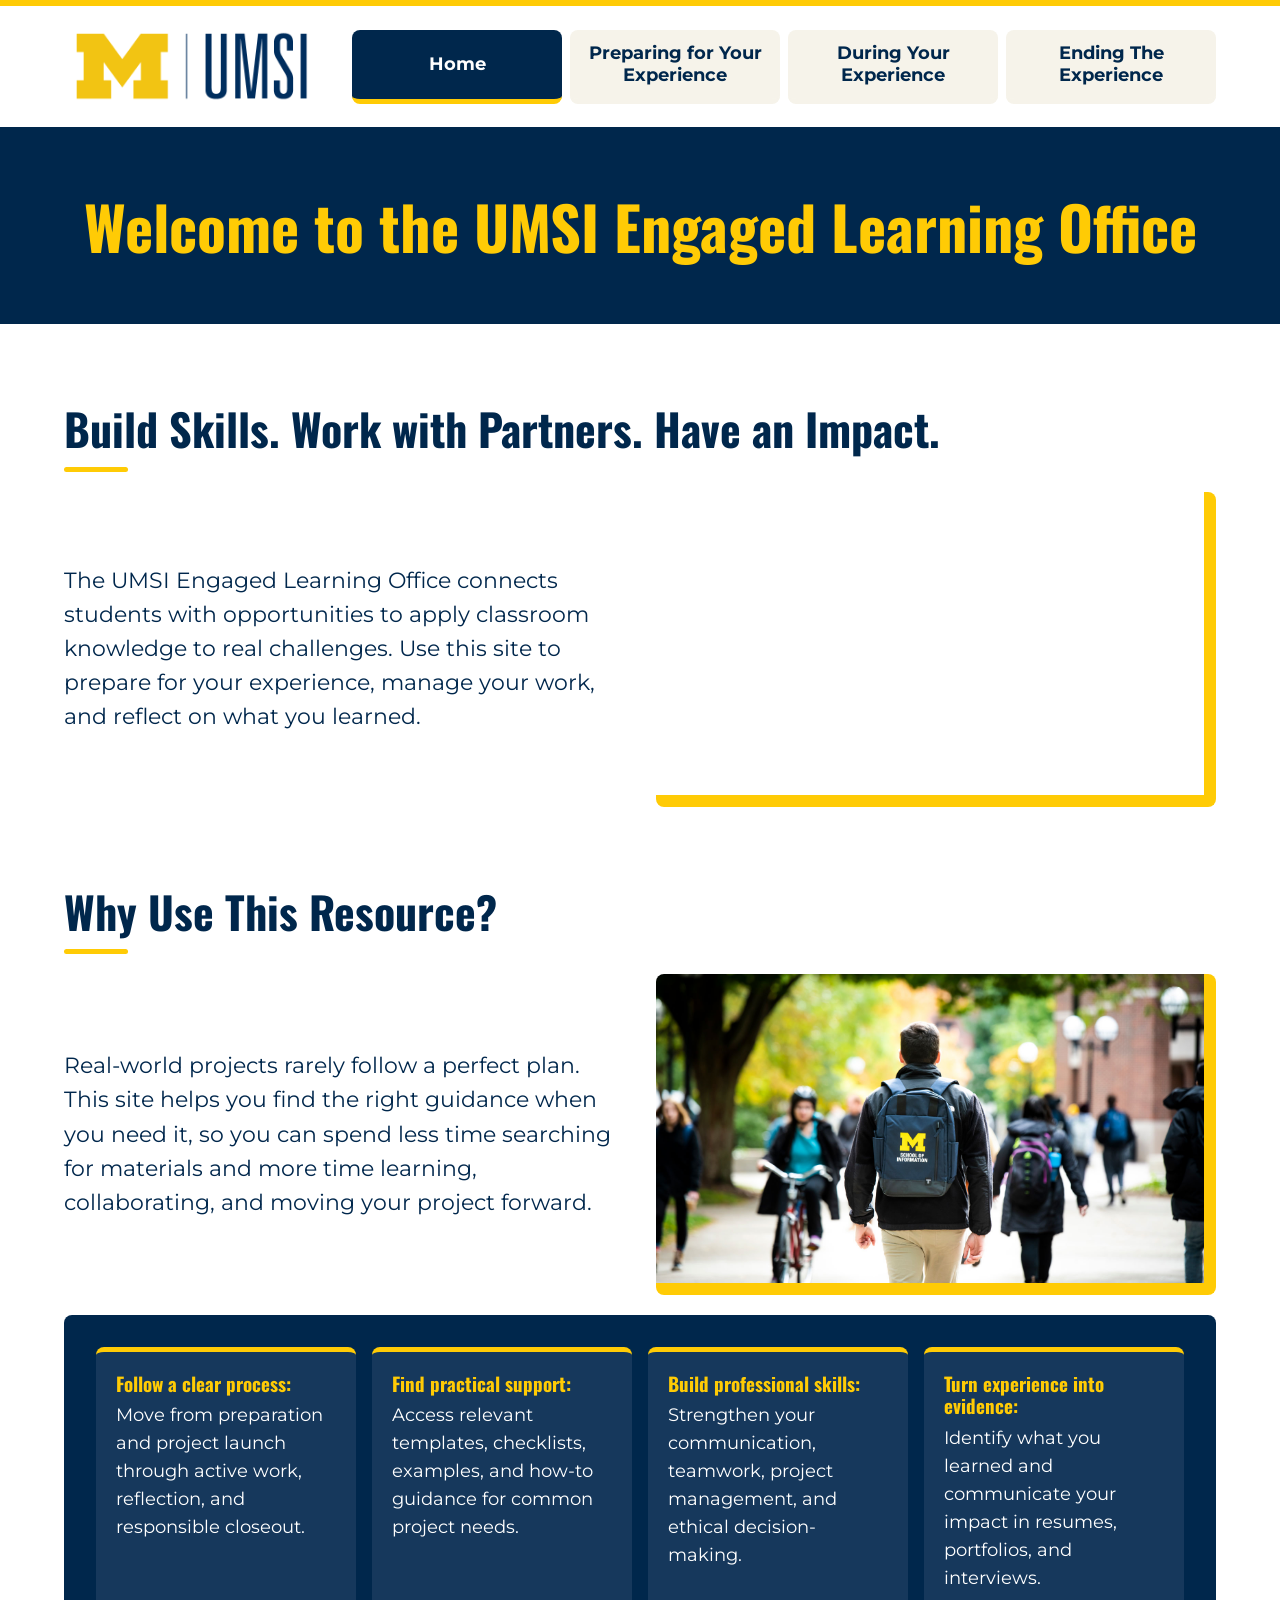
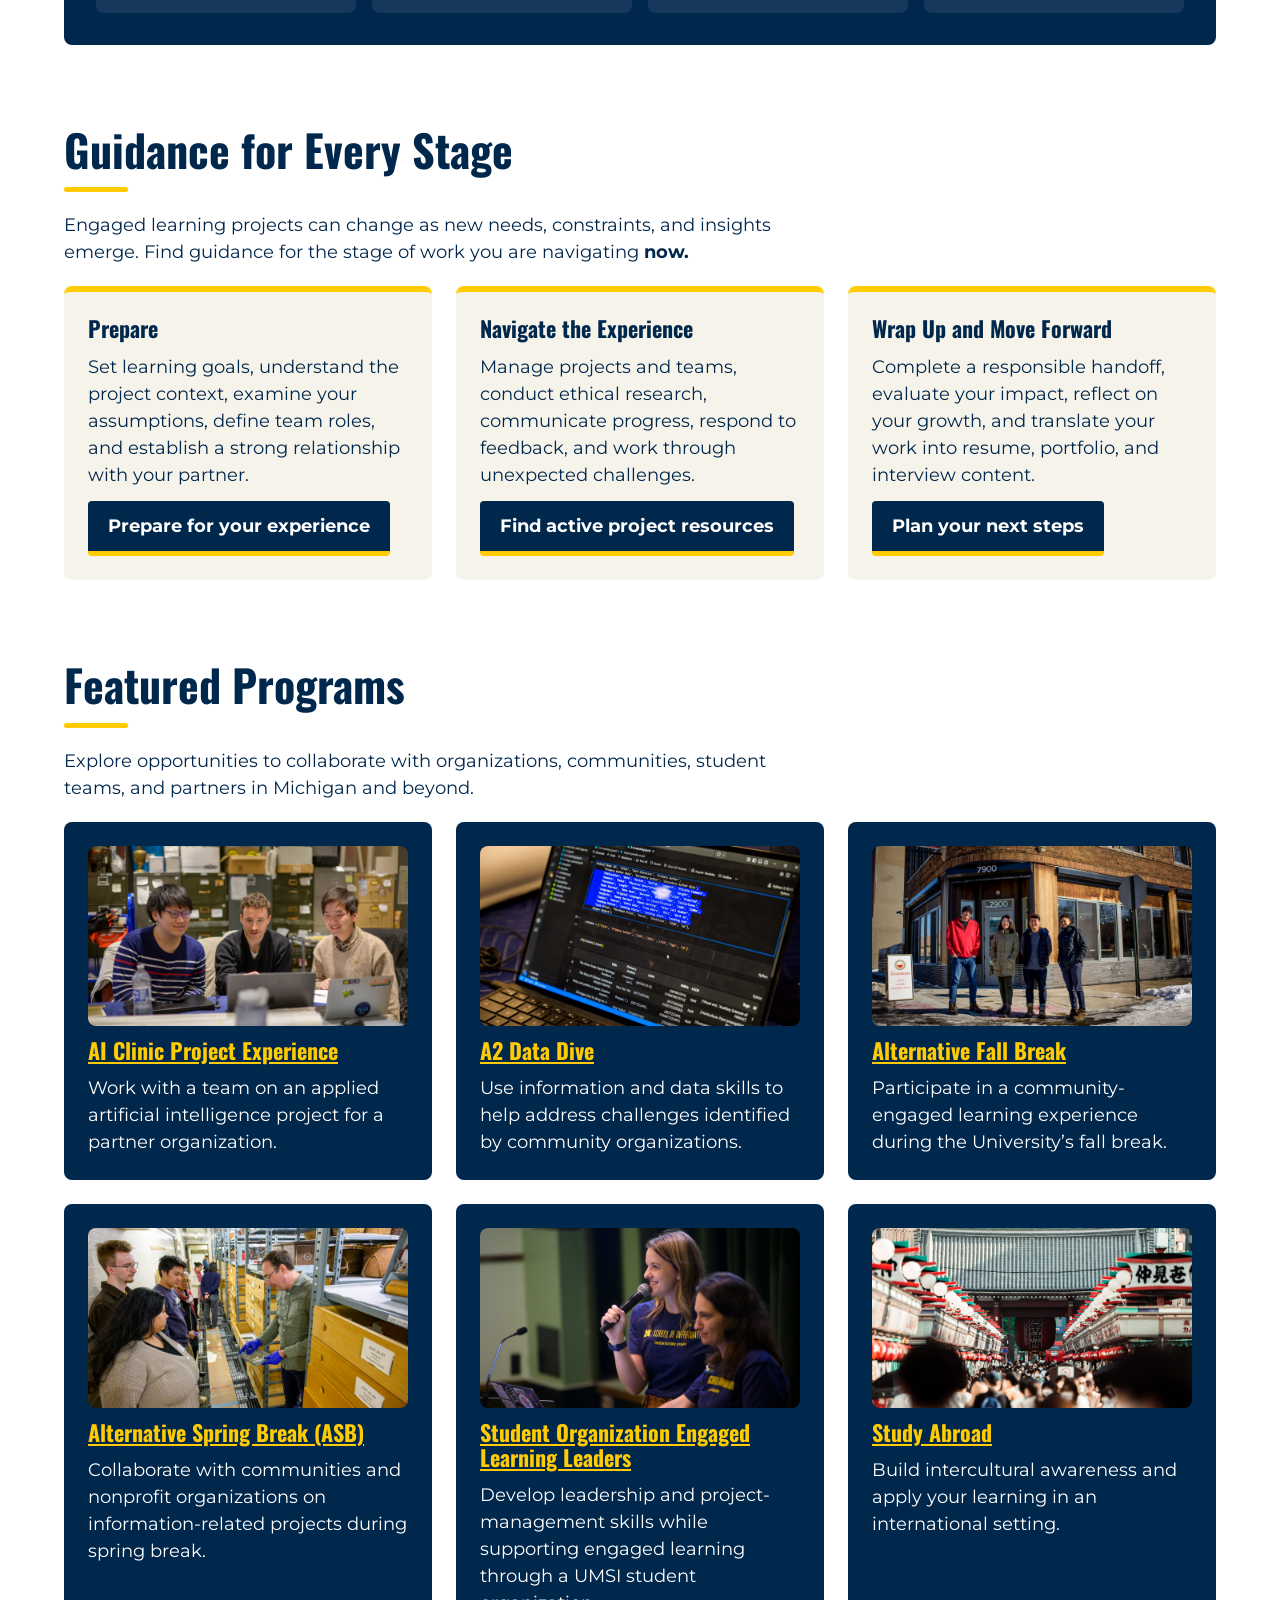
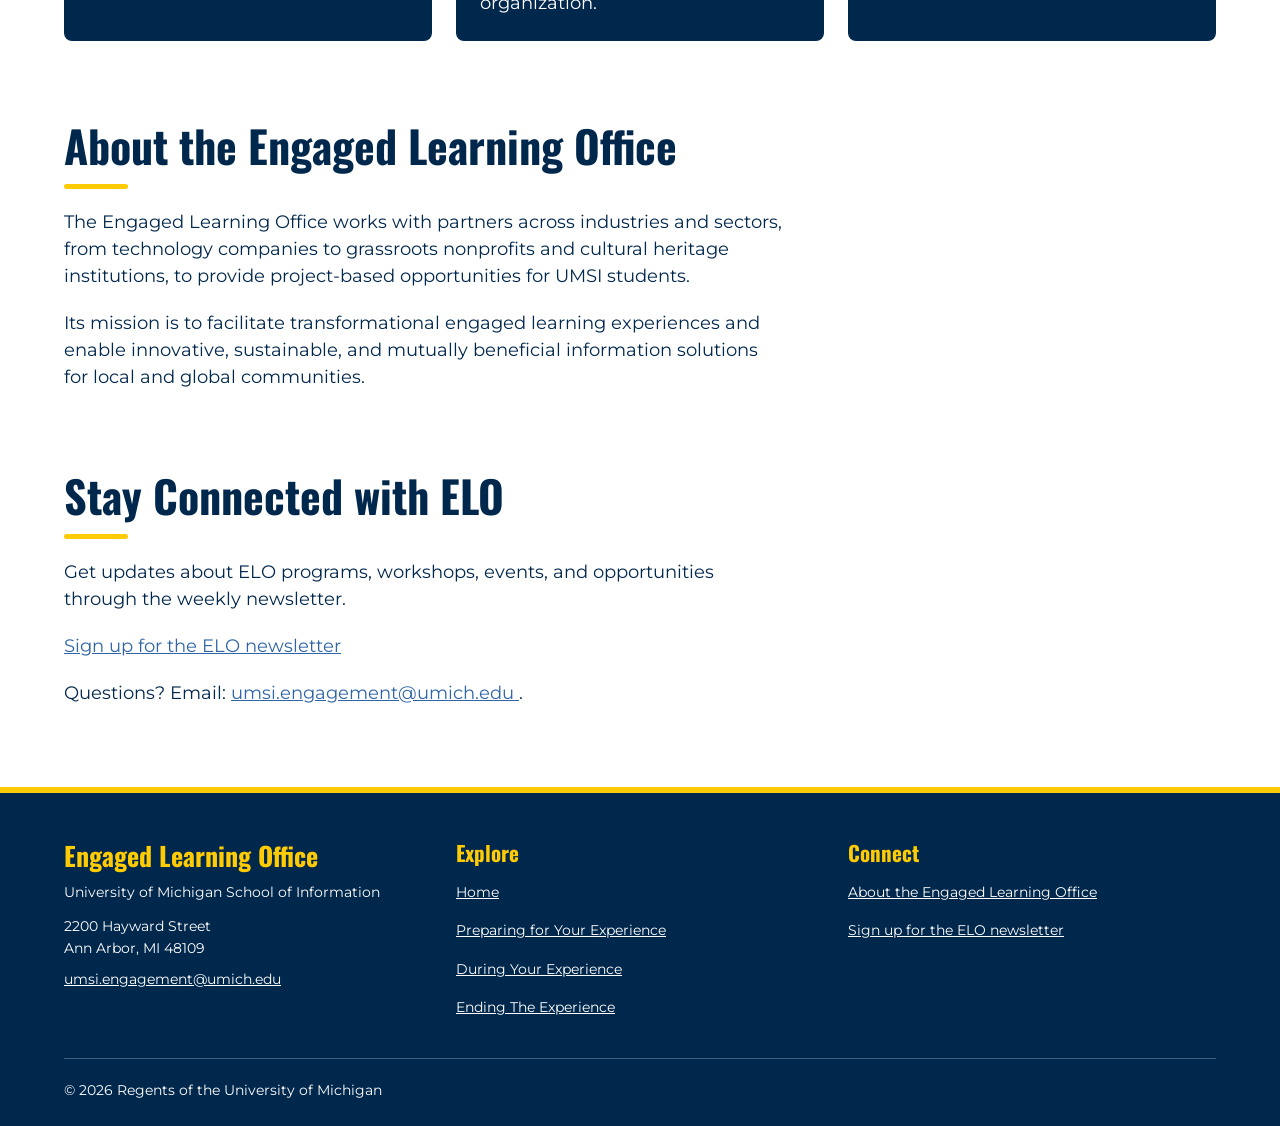
<file: index.html>
<!DOCTYPE html>
<html lang="en">
<head>
    <meta charset="UTF-8">
    <meta name="viewport" content="width=device-width, initial-scale=1.0">
    <title>UMSI Engaged Learning Resources | Index</title>
      <!-- Fonts from the U-M brand list: Montserrat (body) + Oswald (headings) -->
    <link rel="preconnect" href="https://fonts.googleapis.com">
    <link rel="preconnect" href="https://fonts.gstatic.com" crossorigin>
    <link href="https://fonts.googleapis.com/css2?family=Montserrat:wght@400;600;700&family=Oswald:wght@500;700&display=swap" rel="stylesheet">
    <!-- 1) reset css first, 2) my style css second -->
    <link rel="stylesheet" href="css/html5reset.css">
    <link rel="stylesheet" href="css/style.css">
</head>
<body>

    <header>
  <a class="skip" href="#main">Skip to Main Content</a>
        <img src="images/UMSI_signature_informal_maize-blue.png" alt="UMSI Logo">
        <nav>
            <ul>
                <li><a class="current" href="index.html" aria-current="page">Home</a></li>
                <li><a href = "prep.html">Preparing for Your Experience</a></li>
                <li><a href = "during.html">During Your Experience </a></li>
                <li><a href = "end.html">Ending The Experience</a></li>
            </ul>
        </nav>
    <h1>Welcome to the UMSI Engaged Learning Office</h1>

    </header>
    <main id="main">
    <section class="split">
      <h2>Build Skills. Work with Partners. Have an Impact.</h2>
      <p>
       The UMSI Engaged Learning Office connects students with opportunities to apply classroom knowledge to real challenges. Use this site to prepare for your experience, manage your work, and reflect on what you learned.
      </p>

      <iframe width="560" height="315" src="https://www.youtube.com/embed/81ZO9RfIJEQ?si=tBp82YWZMl1u7CVS" title="YouTube video player" allow="accelerometer; autoplay; clipboard-write; encrypted-media; gyroscope; picture-in-picture; web-share" referrerpolicy="strict-origin-when-cross-origin" allowfullscreen></iframe>
         <!-- Note: this iframe might cause an Axe ARIA error - that's not on you that's on YouTube! - (Instructor's note)-->
    </section>

<section class="split">
    <h2>Why Use This Resource?</h2>

    <p>Real-world projects rarely follow a perfect plan. This site helps you find the right guidance when you need it, so you can spend less time searching for materials and more time learning, collaborating, and moving your project forward.
    </p>
        <img src="images/UMSI_CampusFall_UMSIBackpack_edit.jpg" alt="A student wears a UMSI backpack in fall on campus." width="500"
          height="300">
    <ul class="features">
        <li><strong>Follow a clear process:</strong> Move from preparation and project launch through active work, reflection, and responsible closeout.</li>
        <li><strong>Find practical support:</strong> Access relevant templates, checklists, examples, and how-to guidance for common project needs.</li>
        <li><strong>Build professional skills:</strong> Strengthen your communication, teamwork, project management, and ethical decision-making.</li>
        <li><strong>Turn experience into evidence:</strong> Identify what you learned and communicate your impact in resumes, portfolios, and interviews.</li>
    </ul>
</section>

 <section>
    <h2>Guidance for Every Stage</h2>
    <p>Engaged learning projects can change as new needs, constraints, and insights emerge. Find guidance for the stage of work you are navigating <strong>now.</strong></p>
    <ol class="cards cards-3">
    <li>
    <article class="button-card">
      <h3>Prepare</h3>
      <p>Set learning goals, understand the project context, examine your assumptions, define team roles, and establish a strong relationship with your partner.</p>
      <a href="prep.html">Prepare for your experience</a>
    </article>
    </li>
    <li>
    <article class="button-card">
      <h3>Navigate the Experience</h3>
      <p>Manage projects and teams, conduct ethical research, communicate progress, respond to feedback, and work through unexpected challenges.</p>
      <a href="during.html">Find active project resources</a>
    </article>
    </li>
    <li>
    <article class="button-card">
      <h3>Wrap Up and Move Forward</h3>
      <p>Complete a responsible handoff, evaluate your impact, reflect on your growth, and translate your work into resume, portfolio, and interview content.</p>
      <a href="end.html">Plan your next steps</a>
    </article>
    </li>
    </ol>
  </section>

   <section>
    <h2>Featured Programs</h2>
    <p>Explore opportunities to collaborate with organizations, communities, student teams, and partners in Michigan and beyond.</p>
    <ol class="cards">
    <li>
    <article class="photo-card">
    <img
          src="images/UMSI_ASBChineseAmericanMuseumChicago_2026_grouptech.jpg"
          alt="UMSI Students collaborating on laptops at a table"
          width="500"
          height="300">
    <h3><a href="https://mcompass.umich.edu/_portal/tds-program-brochure?programid=12810">AI Clinic Project Experience</a></h3>
    <p>Work with a team on an applied artificial intelligence project for a partner organization.</p>
    </article>
    </li>

    <li>
    <article class="photo-card">
    <img
          src="images/UMSI_ASBChineseAmericanMuseumChicago_2026_edit.jpg"
          alt="Laptop with data and coding"
          width="500"
          height="300">
        <h3><a href="https://mcompass.umich.edu/_portal/tds-program-brochure?programid=12556">A2 Data Dive</a></h3>
    <p>Use information and data skills to help address challenges identified by community organizations.</p>
    </article>
    </li>

    <li>
     <article class="photo-card">
      <img
          src="images/UMSI_Detroit_CUTgroup_groupbuilding_edit.jpg"
          alt="Group of UMSI Students outside of building"
          width="500"
          height="300">
          <h3><a href="https://mcompass.umich.edu/_portal/tds-program-brochure?programid=11297">Alternative Fall Break</a></h3>
      <p>Participate in a community-engaged learning experience during the University’s fall break.</p>
    </article>
    </li>

    <li>
    <article class="photo-card">
      <img
          src="images/UMSI_ASB2026CIRCAPintig_client_group.jpg"
          alt="UMSI Students collaborating with client"
          width="500"
          height="300">
        <h3><a href="https://mcompass.umich.edu/_portal/tds-program-brochure?programid=10621">Alternative Spring Break (ASB)</a></h3>
       <p>Collaborate with communities and nonprofit organizations on information-related projects during spring break.</p>
    </article>
    </li>

    <li>
    <article class="photo-card">
      <img
          src="images/UMSI_Orientation_studentsmic_edit.jpg"
          alt="UMSI Students presenting to an audience"
          width="500"
          height="300">
       <h3><a href="https://mcompass.umich.edu/_portal/tds-program-brochure?programid=12294">Student Organization Engaged Learning Leaders</a></h3>
       <p>Develop leadership and project-management skills while supporting engaged learning through a UMSI student organization.</p>
    </article>
    </li>

    <li>
    <article class="photo-card">
      <img
          src="images/pexels-satoshi-edit.jpg"
          alt="A busy street in Japan"
          width="500"
          height="300">
        <h3><a href="https://www.si.umich.edu/student-life/study-abroad">Study Abroad</a></h3>
      <p>Build intercultural awareness and apply your learning in an international setting. </p>
    </article>
    </li>

    </ol>
   </section>
  <section>
    <h2>About the Engaged Learning Office</h2>
    <p>The Engaged Learning Office works with partners across industries and sectors, from technology companies to grassroots nonprofits and cultural heritage institutions, to provide project-based opportunities for UMSI students.</p>
    <p>Its mission is to facilitate transformational engaged learning experiences and enable innovative, sustainable, and mutually beneficial information solutions for local and global communities.</p>
  </section>
  <aside>
    <h2>Stay Connected with ELO</h2>
    <p>Get updates about ELO programs, workshops, events, and opportunities through the weekly newsletter.</p>
    <div>
       <a href="https://umsi.info/elo-newsletter"> Sign up for the ELO newsletter</a>
    </div>
    <p>Questions? Email: <a href="mailto:umsi.engagement@umich.edu">umsi.engagement@umich.edu </a>.</p>
  </aside>
        <!-- Content taken & modified from UMGPT with the prompt, "Write me a webpage of intro content to help meet the following requirements - this is for the home page": and then pasted in the client objectives & project requirements"
        UMGPT. (2026). UMGPT ( GPT-5.6 Sol September 7th version) [Large language model]. -->
    </main>

<footer>
  <div>
    <p class="footer-name">Engaged Learning Office</p>
    <p>University of Michigan School of Information</p>
    <address>
      2200 Hayward Street<br>
      Ann Arbor, MI 48109<br>
      <a href="mailto:umsi.engagement@umich.edu">umsi.engagement@umich.edu</a>
    </address>
  </div>
  <div>
    <h2>Explore</h2>
    <ul>
      <li><a href="index.html">Home</a></li>
      <li><a href="prep.html">Preparing for Your Experience</a></li>
      <li><a href="during.html">During Your Experience</a></li>
      <li><a href="end.html">Ending The Experience</a></li>
    </ul>
  </div>
  <div>
    <h2>Connect</h2>
    <ul>
      <li><a href="https://www.si.umich.edu/programs/engaged-learning/about-engaged-learning-office">About the Engaged Learning Office</a></li>
      <li><a href="https://umsi.info/elo-newsletter">Sign up for the ELO newsletter</a></li>
    </ul>
  </div>
  <p>&copy; <span id="year">2026</span> Regents of the University of Michigan</p>
</footer>
<script src="footeryear.js"></script>
</body>
</html>
</file>
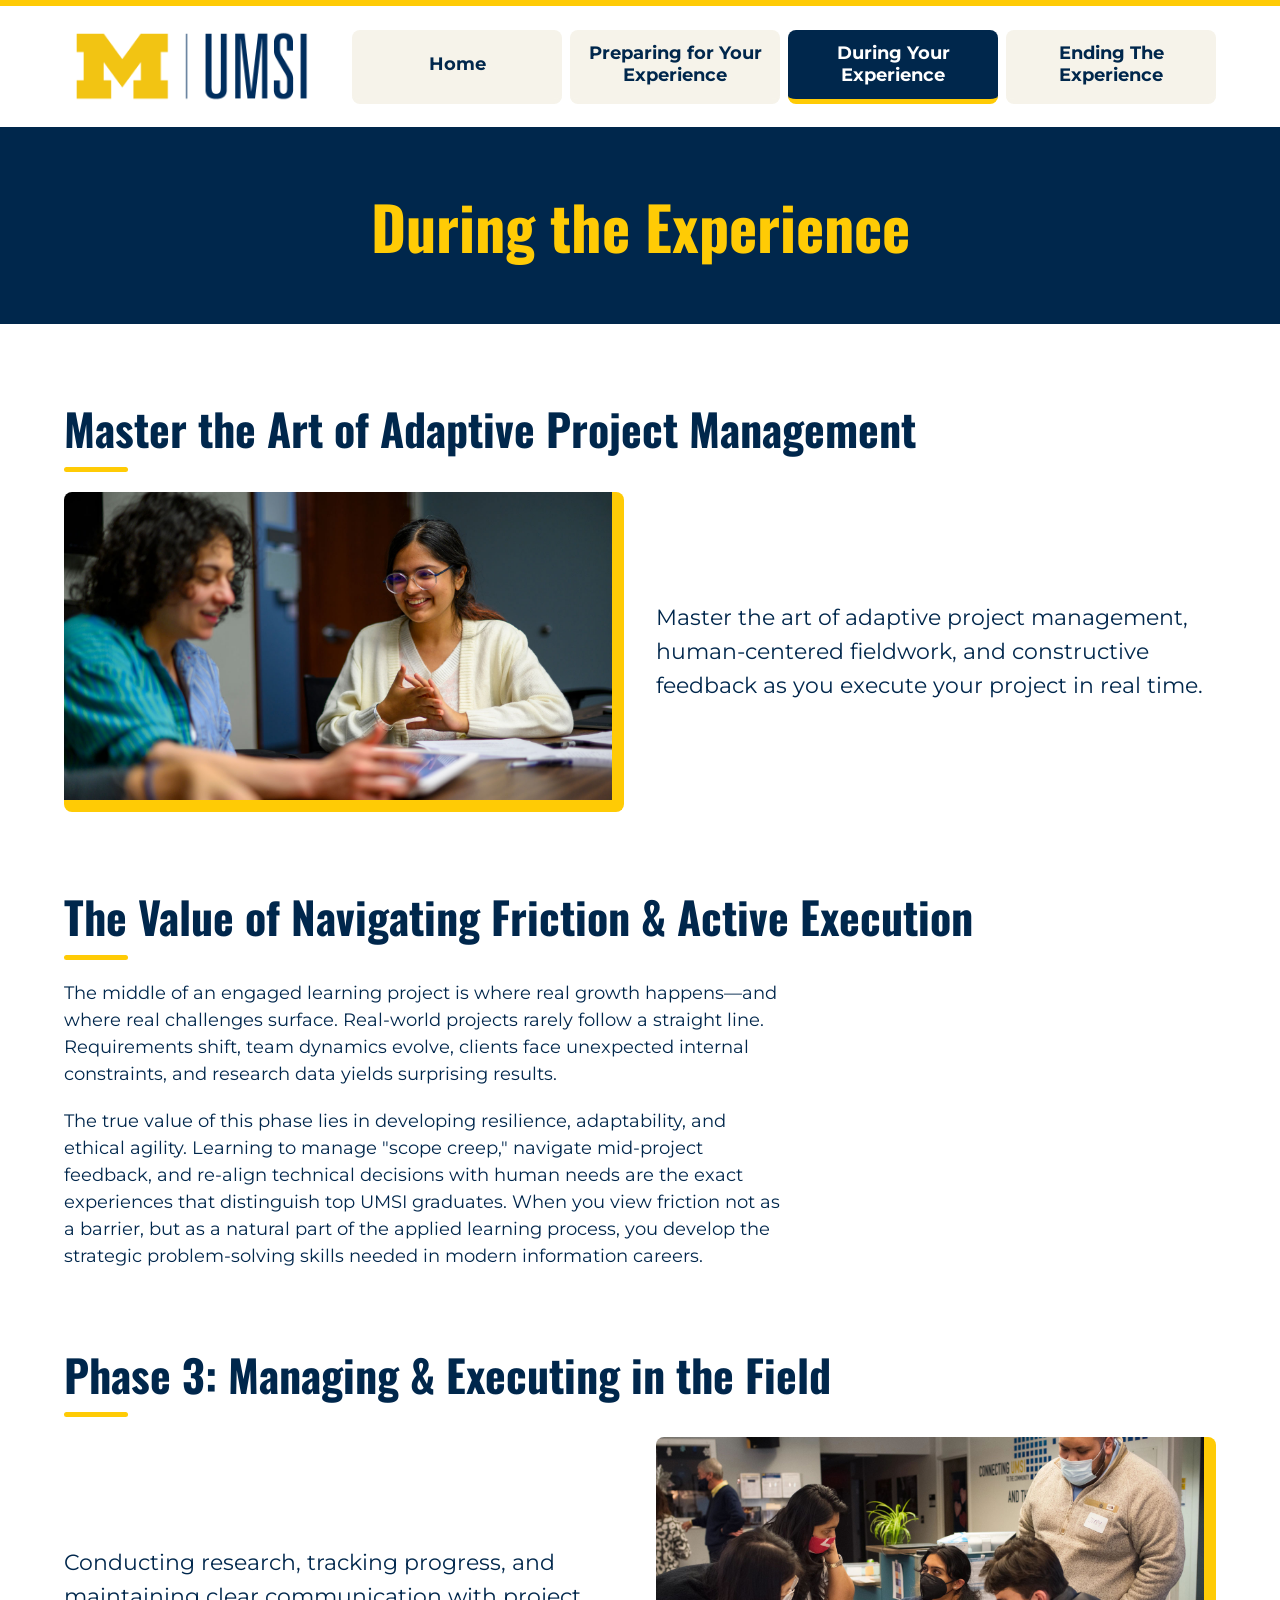
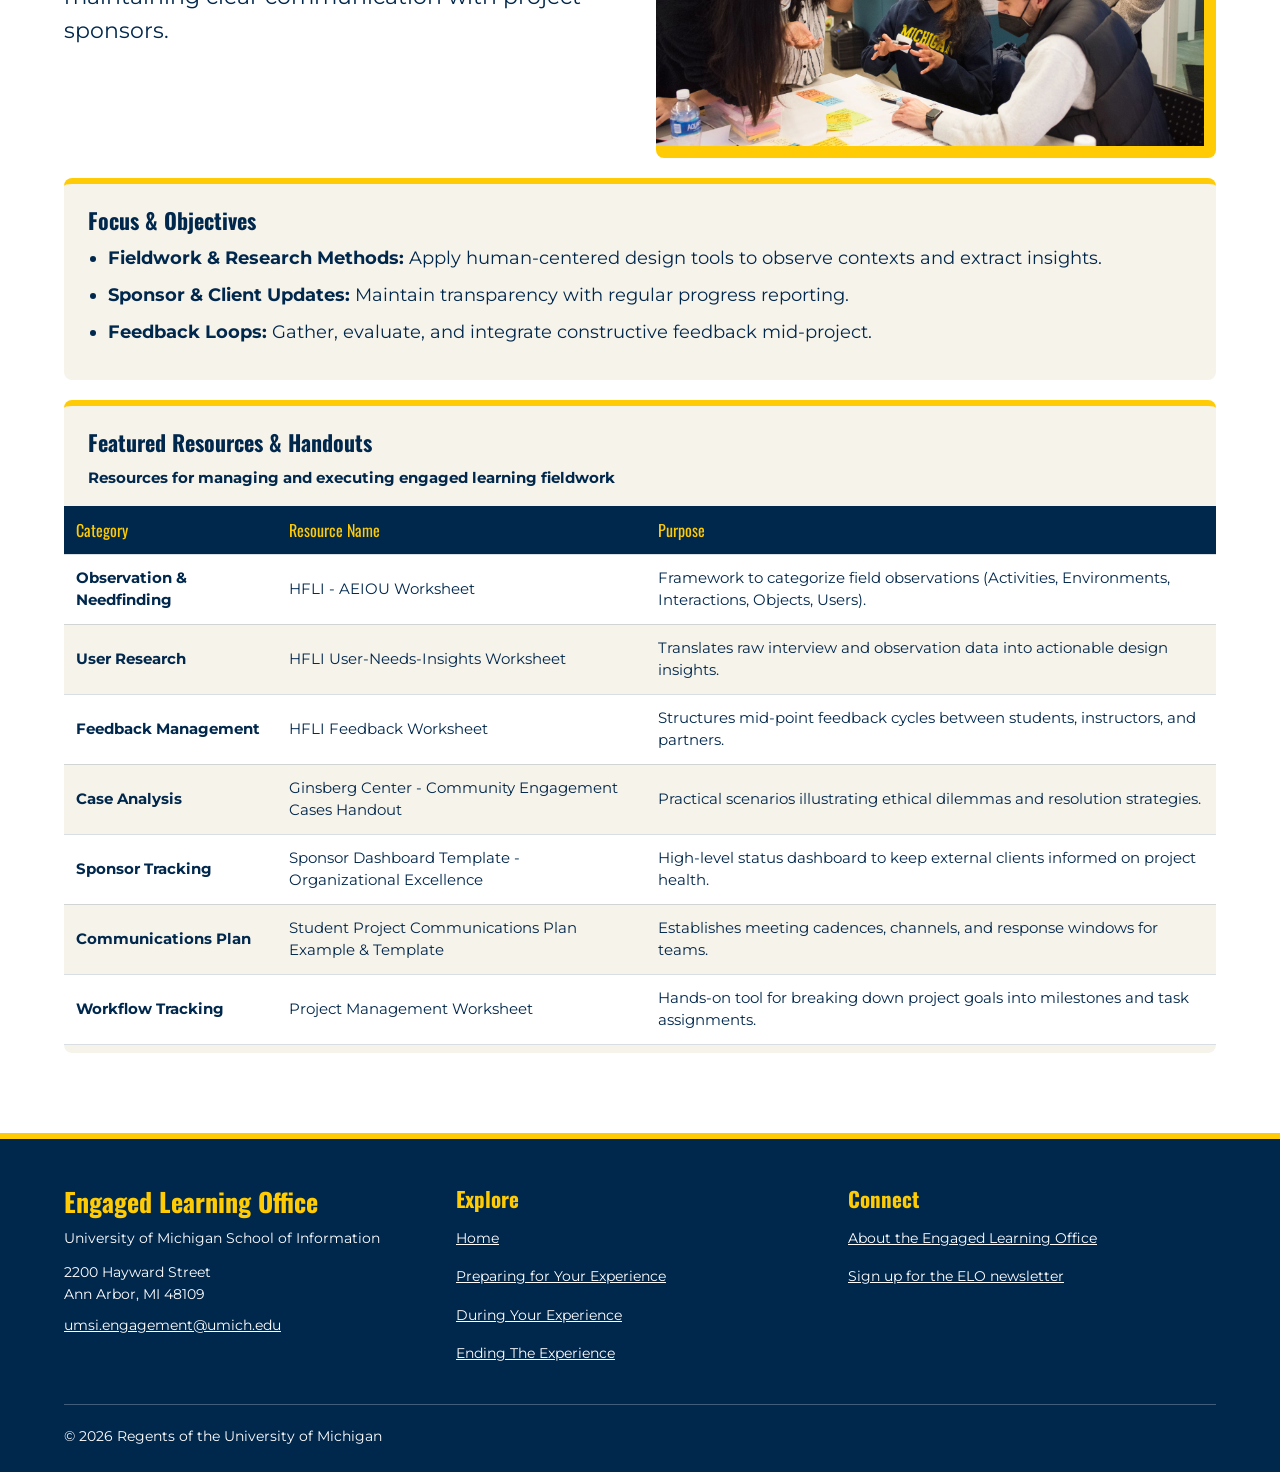
<file: during.html>
<!DOCTYPE html>
<html lang="en">
<head>
    <meta charset="UTF-8">
    <meta name="viewport" content="width=device-width, initial-scale=1.0">
    <title>During | UMSI Engaged Learning Resources</title>
    <!-- Fonts from the U-M brand list: Montserrat (body) + Oswald (headings) -->
    <link rel="preconnect" href="https://fonts.googleapis.com">
    <link rel="preconnect" href="https://fonts.gstatic.com" crossorigin>
    <link href="https://fonts.googleapis.com/css2?family=Montserrat:wght@400;600;700&family=Oswald:wght@500;700&display=swap" rel="stylesheet">

    <!-- 1) reset css first, 2) my style css second -->
    <link rel="stylesheet" href="css/html5reset.css">
    <link rel="stylesheet" href="css/style.css">
</head>
<body>

    <header>

  <a class="skip" href="#main">Skip to Main Content</a>
        <img src="images/UMSI_signature_informal_maize-blue.png" alt="UMSI Logo">
        <nav>
            <ul>
                <li><a href = "index.html">Home</a></li>
                <li><a href = "prep.html">Preparing for Your Experience</a></li>
                <li><a class="current" href="during.html" aria-current="page">During Your Experience</a></li>
                <li><a href = "end.html">Ending The Experience</a></li>
            </ul>
        </nav>
    <h1>During the Experience</h1>
  </header>
<main id="main">

<section class="split">
  <h2>Master the Art of Adaptive Project Management</h2>
            <img
          src="images/UMSI_DearbornCutGroup_edit.jpg"
          alt="Student talking to a client at a table"
          width="600"
          height="400">
  <p>Master the art of adaptive project management, human-centered fieldwork, and constructive feedback as you execute your project in real time.</p>
</section>

<section>
  <h2>The Value of Navigating Friction & Active Execution</h2>
  <p>The middle of an engaged learning project is where real growth happens—and where real challenges surface. Real-world projects rarely follow a straight line. Requirements shift, team dynamics evolve, clients face unexpected internal constraints, and research data yields surprising results.</p>
  <p>The true value of this phase lies in developing resilience, adaptability, and ethical agility. Learning to manage "scope creep," navigate mid-project feedback, and re-align technical decisions with human needs are the exact experiences that distinguish top UMSI graduates. When you view friction not as a barrier, but as a natural part of the applied learning process, you develop the strategic problem-solving skills needed in modern information careers.</p>
</section>

<section class="split">
  <h2><strong>Phase 3: </strong> Managing & Executing in the Field</h2>
  <p>Conducting research, tracking progress, and maintaining clear communication with project sponsors.</p>
            <img
          src="images/UMSI_DesignJam_02142022_edit.jpg"
          alt="Student talking in group"
          width="600"
          height="400">
  <article class="wide">
    <h3>Focus & Objectives</h3>
    <ul>
      <li><strong>Fieldwork & Research Methods:</strong> Apply human-centered design tools to observe contexts and extract insights.</li>
      <li><strong>Sponsor & Client Updates:</strong> Maintain transparency with regular progress reporting.</li>
      <li><strong>Feedback Loops:</strong> Gather, evaluate, and integrate constructive feedback mid-project.</li>
    </ul>
  </article>

  <article class="table-card wide" tabindex="0" aria-labelledby="resources-heading">
  <h3 id="resources-heading">Featured Resources & Handouts</h3>
    <table>
      <caption> <strong> Resources for managing and executing engaged learning fieldwork</strong></caption>
      <thead>
        <tr>
          <th scope="col">Category</th>
          <th scope="col">Resource Name</th>
          <th scope="col">Purpose</th>
        </tr>
      </thead>
      <tbody>
        <tr>
          <td>Observation & Needfinding</td>
          <td>HFLI - AEIOU Worksheet</td>
          <td>Framework to categorize field observations (Activities, Environments, Interactions, Objects, Users).</td>
        </tr>
        <tr>
          <td>User Research</td>
          <td>HFLI User-Needs-Insights Worksheet</td>
          <td>Translates raw interview and observation data into actionable design insights.</td>
        </tr>
        <tr>
          <td>Feedback Management</td>
          <td>HFLI Feedback Worksheet</td>
          <td>Structures mid-point feedback cycles between students, instructors, and partners.</td>
        </tr>
        <tr>
          <td>Case Analysis</td>
          <td>Ginsberg Center - Community Engagement Cases Handout</td>
          <td>Practical scenarios illustrating ethical dilemmas and resolution strategies.</td>
        </tr>
        <tr>
          <td>Sponsor Tracking</td>
          <td>Sponsor Dashboard Template - Organizational Excellence</td>
          <td>High-level status dashboard to keep external clients informed on project health.</td>
        </tr>
        <tr>
          <td>Communications Plan</td>
          <td>Student Project Communications Plan Example & Template</td>
          <td>Establishes meeting cadences, channels, and response windows for teams.</td>
        </tr>
        <tr>
          <td>Workflow Tracking</td>
          <td>Project Management Worksheet</td>
          <td>Hands-on tool for breaking down project goals into milestones and task assignments.</td>
        </tr>
      </tbody>
    </table>
  </article>
</section>
</main>

<footer>
  <div>
    <p class="footer-name">Engaged Learning Office</p>
    <p>University of Michigan School of Information</p>
    <address>
      2200 Hayward Street<br>
      Ann Arbor, MI 48109<br>
      <a href="mailto:umsi.engagement@umich.edu">umsi.engagement@umich.edu</a>
    </address>
  </div>
  <div>
    <h2>Explore</h2>
    <ul>
      <li><a href="index.html">Home</a></li>
      <li><a href="prep.html">Preparing for Your Experience</a></li>
      <li><a href="during.html">During Your Experience</a></li>
      <li><a href="end.html">Ending The Experience</a></li>
    </ul>
  </div>
  <div>
    <h2>Connect</h2>
    <ul>
      <li><a href="https://www.si.umich.edu/programs/engaged-learning/about-engaged-learning-office">About the Engaged Learning Office</a></li>
      <li><a href="https://umsi.info/elo-newsletter">Sign up for the ELO newsletter</a></li>
    </ul>
  </div>
  <p>&copy; <span id="year">2026</span> Regents of the University of Michigan</p>
</footer>
<script src="footeryear.js"></script>
</body>

</html>
</file>
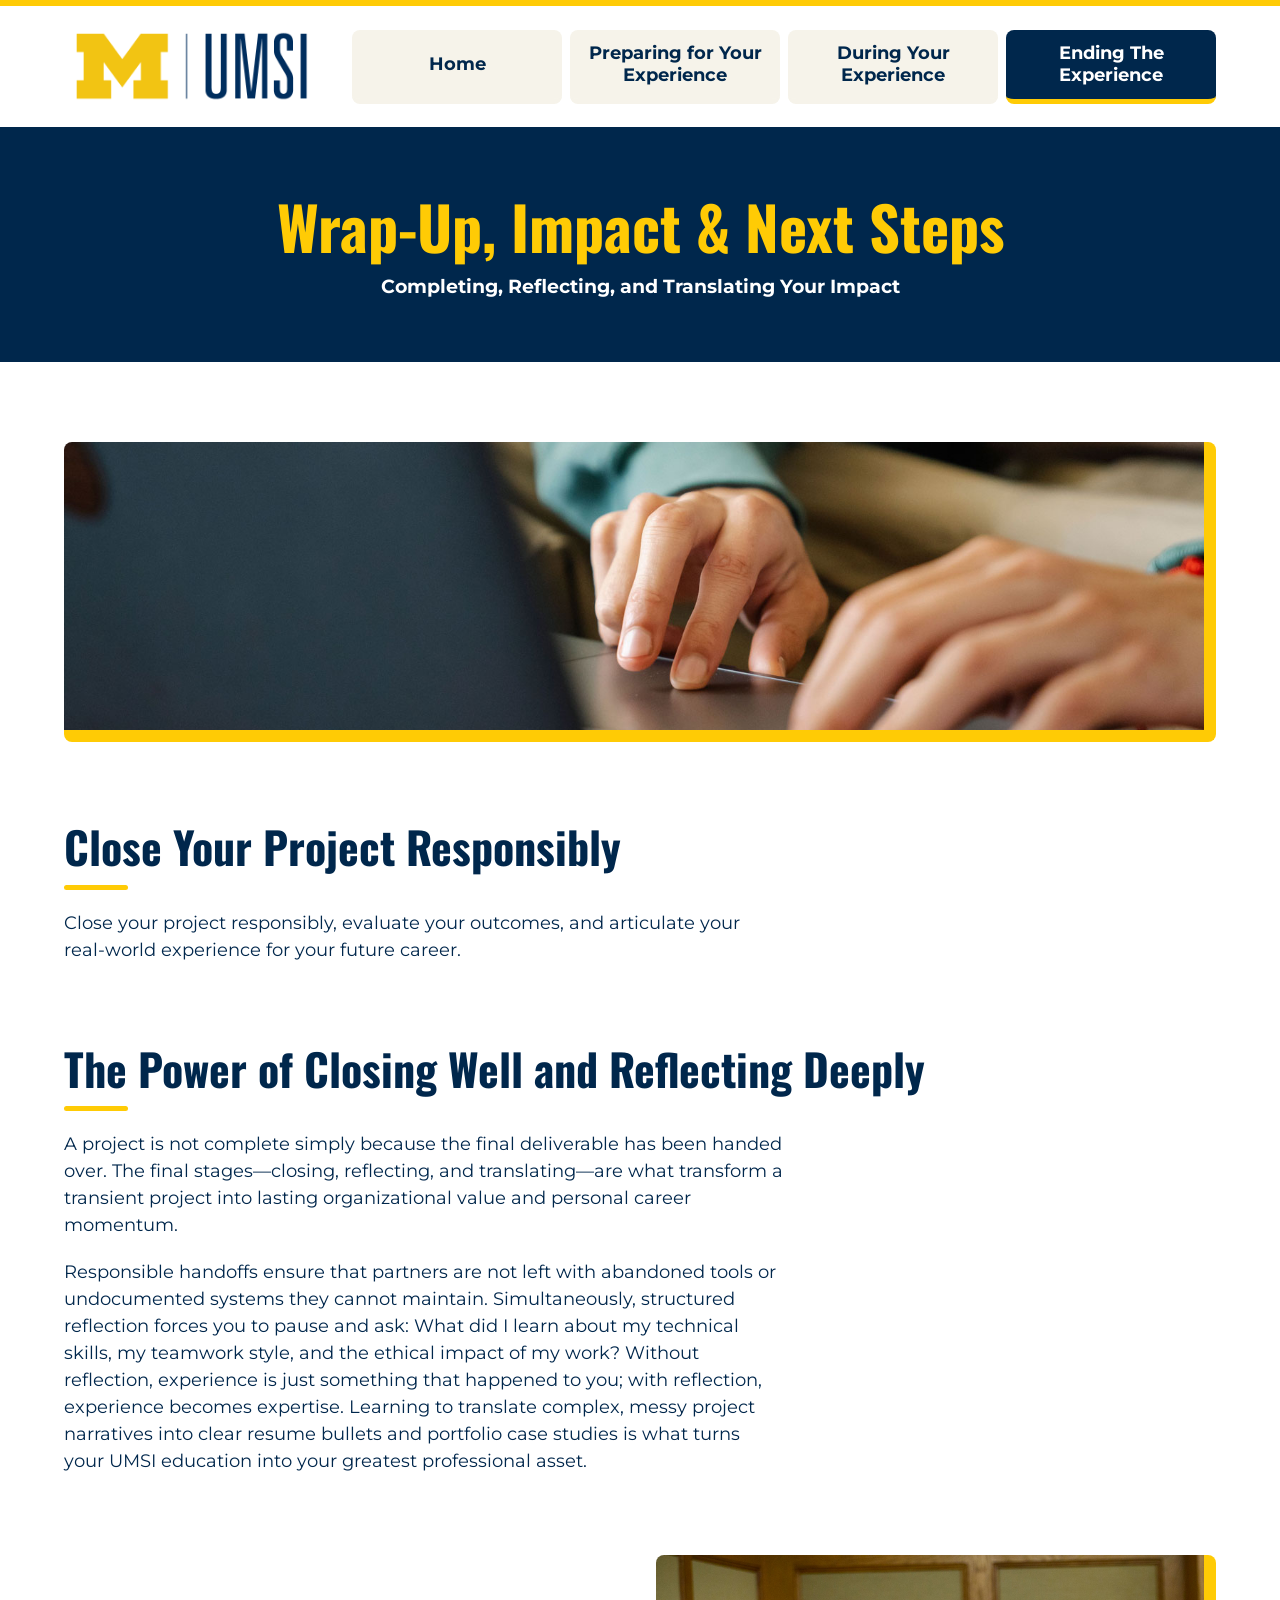
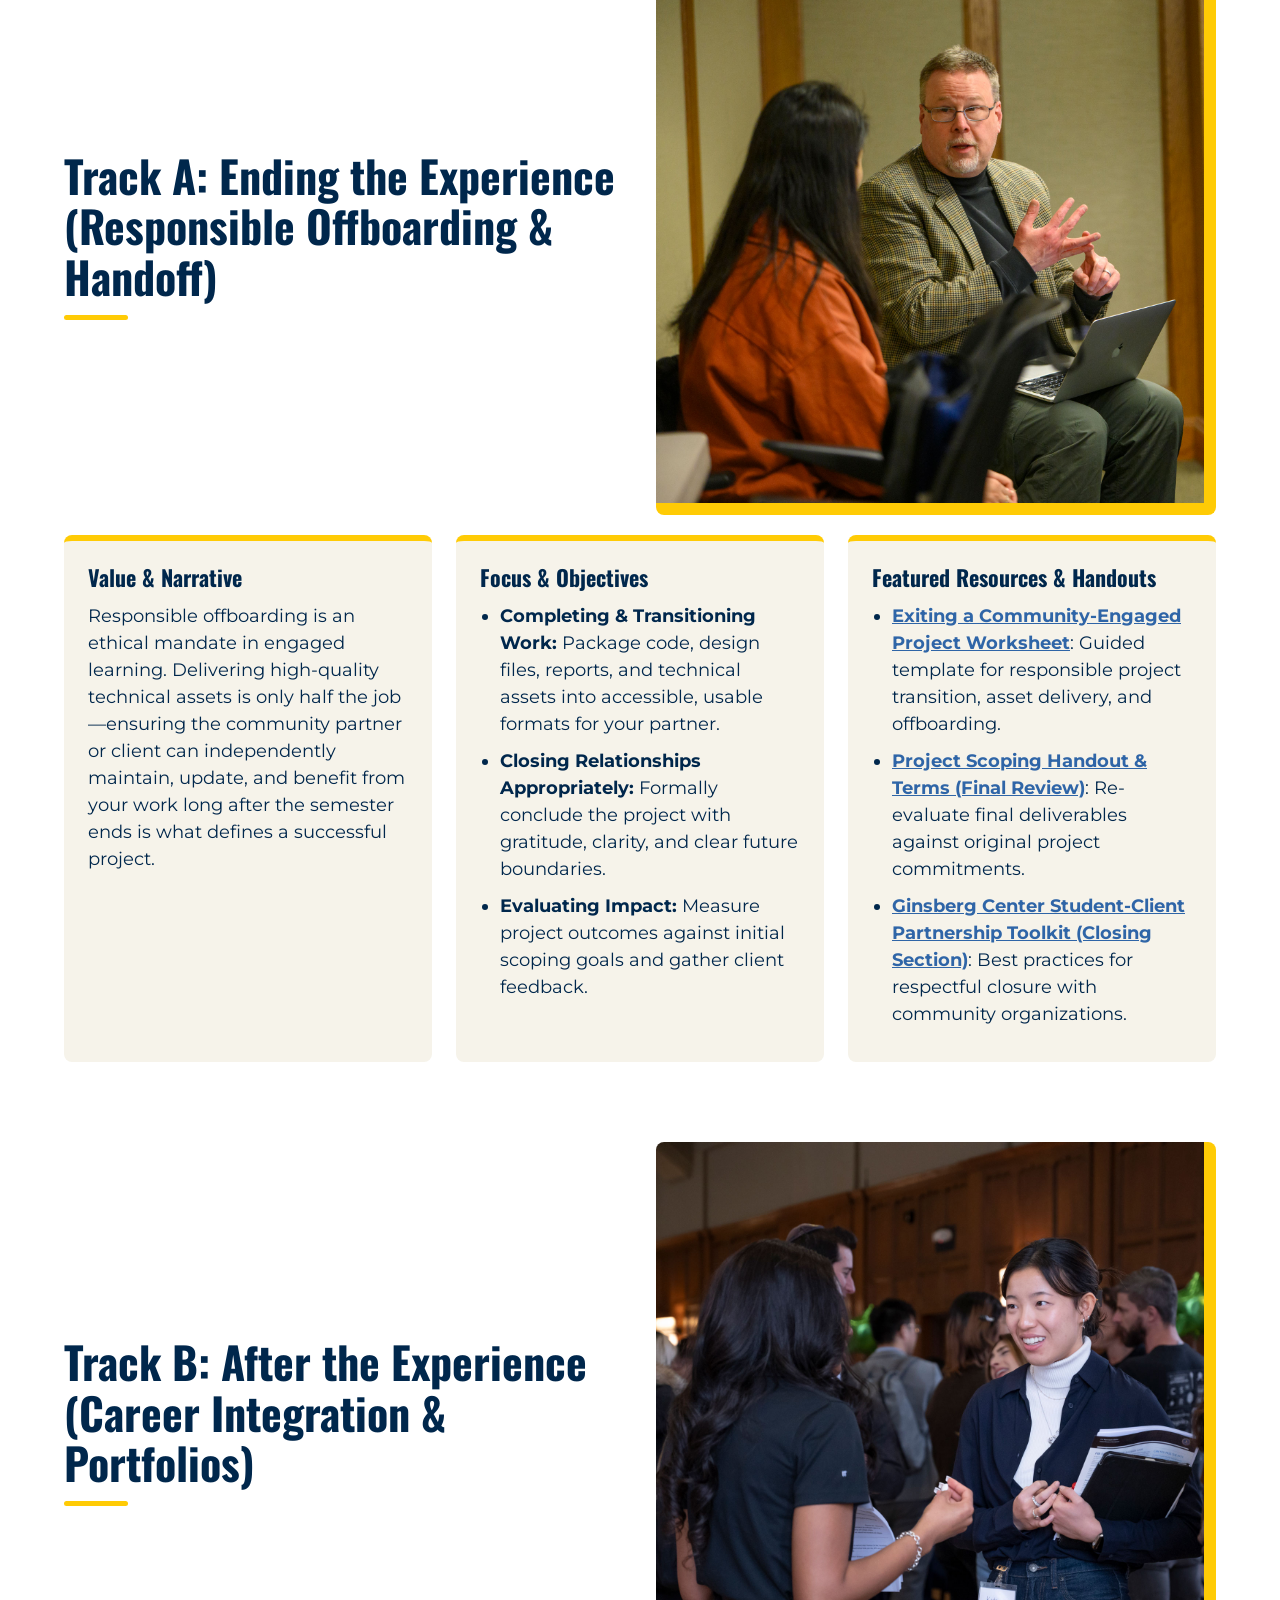
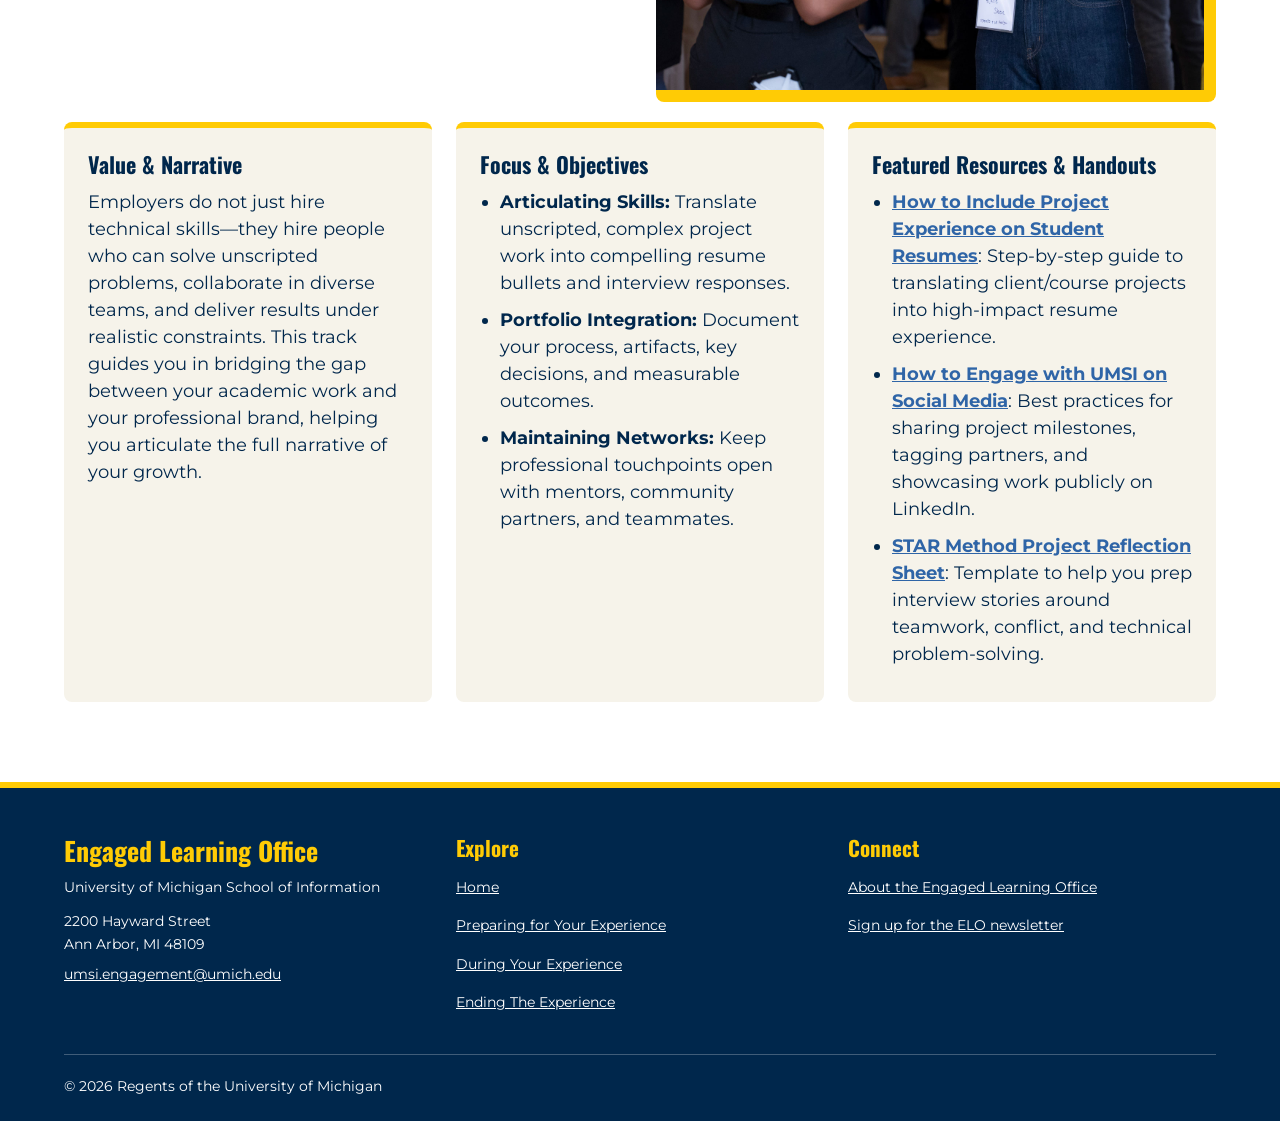
<file: end.html>
<!DOCTYPE html>
<html lang="en">
<head>
    <meta charset="UTF-8">
    <meta name="viewport" content="width=device-width, initial-scale=1.0">
    <title>End | UMSI Engaged Learning Resources</title>
    <!-- Fonts from the U-M brand list: Montserrat (body) + Oswald (headings) -->
    <link rel="preconnect" href="https://fonts.googleapis.com">
    <link rel="preconnect" href="https://fonts.gstatic.com" crossorigin>
    <link href="https://fonts.googleapis.com/css2?family=Montserrat:wght@400;600;700&family=Oswald:wght@500;700&display=swap" rel="stylesheet">

    <!-- Fonts from the U-M brand list: Montserrat (body) + Oswald (headings) -->
    <link rel="stylesheet" href="css/html5reset.css">
    <link rel="stylesheet" href="css/style.css">
</head>
<body>

    <header>

  <a class="skip" href="#main">Skip to Main Content</a>
        <img src="images/UMSI_signature_informal_maize-blue.png" alt="UMSI Logo">
        <nav>
            <ul>
               <li><a href = "index.html">Home</a></li>
                <li><a href = "prep.html">Preparing for Your Experience</a></li>
                <li><a href = "during.html">During Your Experience </a></li>
                <li><a class="current" href="end.html" aria-current="page">Ending The Experience</a></li>
            </ul>
        </nav>
    <h1>Wrap-Up, Impact & Next Steps </h1>
    <h2> Completing, Reflecting, and Translating Your Impact </h2>
  </header>
<main id="main">
        <img class="banner"
          src="images/pexels-eren-li-edit.jpg"
          alt="Person typing on a laptop"
          width="500"
          height="300">
<section>
  <h2>Close Your Project Responsibly</h2>
  <p>Close your project responsibly, evaluate your outcomes, and articulate your real-world experience for your future career.</p>
</section>
<section>
  <h2>The Power of Closing Well and Reflecting Deeply</h2>
  <p>A project is not complete simply because the final deliverable has been handed over. The final stages—closing, reflecting, and translating—are what transform a transient project into lasting organizational value and personal career momentum.</p>
  <p>Responsible handoffs ensure that partners are not left with abandoned tools or undocumented systems they cannot maintain. Simultaneously, structured reflection forces you to pause and ask: What did I learn about my technical skills, my teamwork style, and the ethical impact of my work? Without reflection, experience is just something that happened to you; with reflection, experience becomes expertise. Learning to translate complex, messy project narratives into clear resume bullets and portfolio case studies is what turns your UMSI education into your greatest professional asset.</p>
</section>

<section class="track">
  <h2>Track A: Ending the Experience (Responsible Offboarding & Handoff)</h2>
          <img
          src="images/UMSI_MHIClassroom_Edit.jpg"
          alt="Student talking to Client"
          width="500"
          height="400">
 <ul class="cards cards-3">
  <li>
  <article>
    <h3>Value & Narrative</h3>
    <p>Responsible offboarding is an ethical mandate in engaged learning. Delivering high-quality technical assets is only half the job—ensuring the community partner or client can independently maintain, update, and benefit from your work long after the semester ends is what defines a successful project.</p>
  </article>
  </li>
  <li>
  <article>
    <h3>Focus & Objectives</h3>
    <ul>
      <li><strong>Completing & Transitioning Work:</strong> Package code, design files, reports, and technical assets into accessible, usable formats for your partner.</li>
      <li><strong>Closing Relationships Appropriately:</strong> Formally conclude the project with gratitude, clarity, and clear future boundaries.</li>
      <li><strong>Evaluating Impact:</strong> Measure project outcomes against initial scoping goals and gather client feedback.</li>
    </ul>
  </article>
  </li>
  <li>
  <article>
    <h3>Featured Resources & Handouts</h3>
    <ul>
      <li><strong><a href="https://docs.google.com/document/d/1-gfg_EZ3T8pa3T0a130Qvtpl1bYoLOVEHSNpGHcJtFA/edit?usp=drive_link">Exiting a Community-Engaged Project Worksheet</a></strong>: Guided template for responsible project transition, asset delivery, and offboarding.</li>
      <li><strong><a href="https://docs.google.com/document/d/1TrEDolwmOIlXgYgAP9VvlOGoYOwFfe6KxzZOgZSVYVw/edit?usp=drive_link">Project Scoping Handout & Terms (Final Review)</a></strong>: Re-evaluate final deliverables against original project commitments.</li>
      <li><strong><a href="https://ginsberg.umich.edu/article/campus-community-partnerships-toolkit">Ginsberg Center Student-Client Partnership Toolkit (Closing Section)</a></strong>: Best practices for respectful closure with community organizations.</li>
    </ul>
  </article>
  </li>
  </ul>
</section>

<section class="track">
  <h2>Track B: After the Experience (Career Integration & Portfolios)</h2>
            <img
          src="images/umsi_careerfair.edit.jpg"
          alt="Student talking to Recruiter"
          width="500"
          height="400">
  <ul class="cards cards-3">
    <li>
  <article>
    <h3>Value & Narrative</h3>
    <p>Employers do not just hire technical skills—they hire people who can solve unscripted problems, collaborate in diverse teams, and deliver results under realistic constraints. This track guides you in bridging the gap between your academic work and your professional brand, helping you articulate the full narrative of your growth.</p>
  </article>
  </li>
  <li>
  <article>
    <h3>Focus & Objectives</h3>
    <ul>
      <li><strong>Articulating Skills:</strong> Translate unscripted, complex project work into compelling resume bullets and interview responses.</li>
      <li><strong>Portfolio Integration:</strong> Document your process, artifacts, key decisions, and measurable outcomes.</li>
      <li><strong>Maintaining Networks:</strong> Keep professional touchpoints open with mentors, community partners, and teammates.</li>
    </ul>
  </article>
 </li>
 <li>
  <article>
    <h3>Featured Resources & Handouts</h3>
    <ul>
      <li><strong><a href="https://docs.google.com/document/d/1mjyX6jgqXFrY7SFYaA3J2cTh1ZnHH0FKF5aUKfXzXKo/edit?tab=t.0">How to Include Project Experience on Student Resumes</a></strong>: Step-by-step guide to translating client/course projects into high-impact resume experience.</li>
      <li><strong><a href="https://docs.google.com/document/d/1jwQg_Y4jECLPHqcyOtJtDTK5x-68KstexfPbh6jXHnA/edit?tab=t.0">How to Engage with UMSI on Social Media</a></strong>: Best practices for sharing project milestones, tagging partners, and showcasing work publicly on LinkedIn.</li>
      <li><strong><a href="https://careercenter.umich.edu/content/interviewing-resources">STAR Method Project Reflection Sheet</a></strong>: Template to help you prep interview stories around teamwork, conflict, and technical problem-solving.</li>
    </ul>
  </article>
  </li>
  </ul>
</section>

<!-- Content taken & modified from UMGPT with the prompt, "for the same content write me some intro content and resources for a end page using the ELO content below" - this was after I had asked for content for the home page. " UMGPT. (2026). UMGPT ( GPT-5.6 Sol September 7th version) [Large language model]. -->
</main>
<footer>
  <div>
    <p class="footer-name">Engaged Learning Office</p>
    <p>University of Michigan School of Information</p>
    <address>
      2200 Hayward Street<br>
      Ann Arbor, MI 48109<br>
      <a href="mailto:umsi.engagement@umich.edu">umsi.engagement@umich.edu</a>
    </address>
  </div>
  <div>
    <h2>Explore</h2>
    <ul>
      <li><a href="index.html">Home</a></li>
      <li><a href="prep.html">Preparing for Your Experience</a></li>
      <li><a href="during.html">During Your Experience</a></li>
      <li><a href="end.html">Ending The Experience</a></li>
    </ul>
  </div>
  <div>
    <h2>Connect</h2>
    <ul>
      <li><a href="https://www.si.umich.edu/programs/engaged-learning/about-engaged-learning-office">About the Engaged Learning Office</a></li>
      <li><a href="https://umsi.info/elo-newsletter">Sign up for the ELO newsletter</a></li>
    </ul>
  </div>
  <p>&copy; <span id="year">2026</span> Regents of the University of Michigan</p>
</footer>
<script src="footeryear.js"></script>
</body>

</html>
</file>
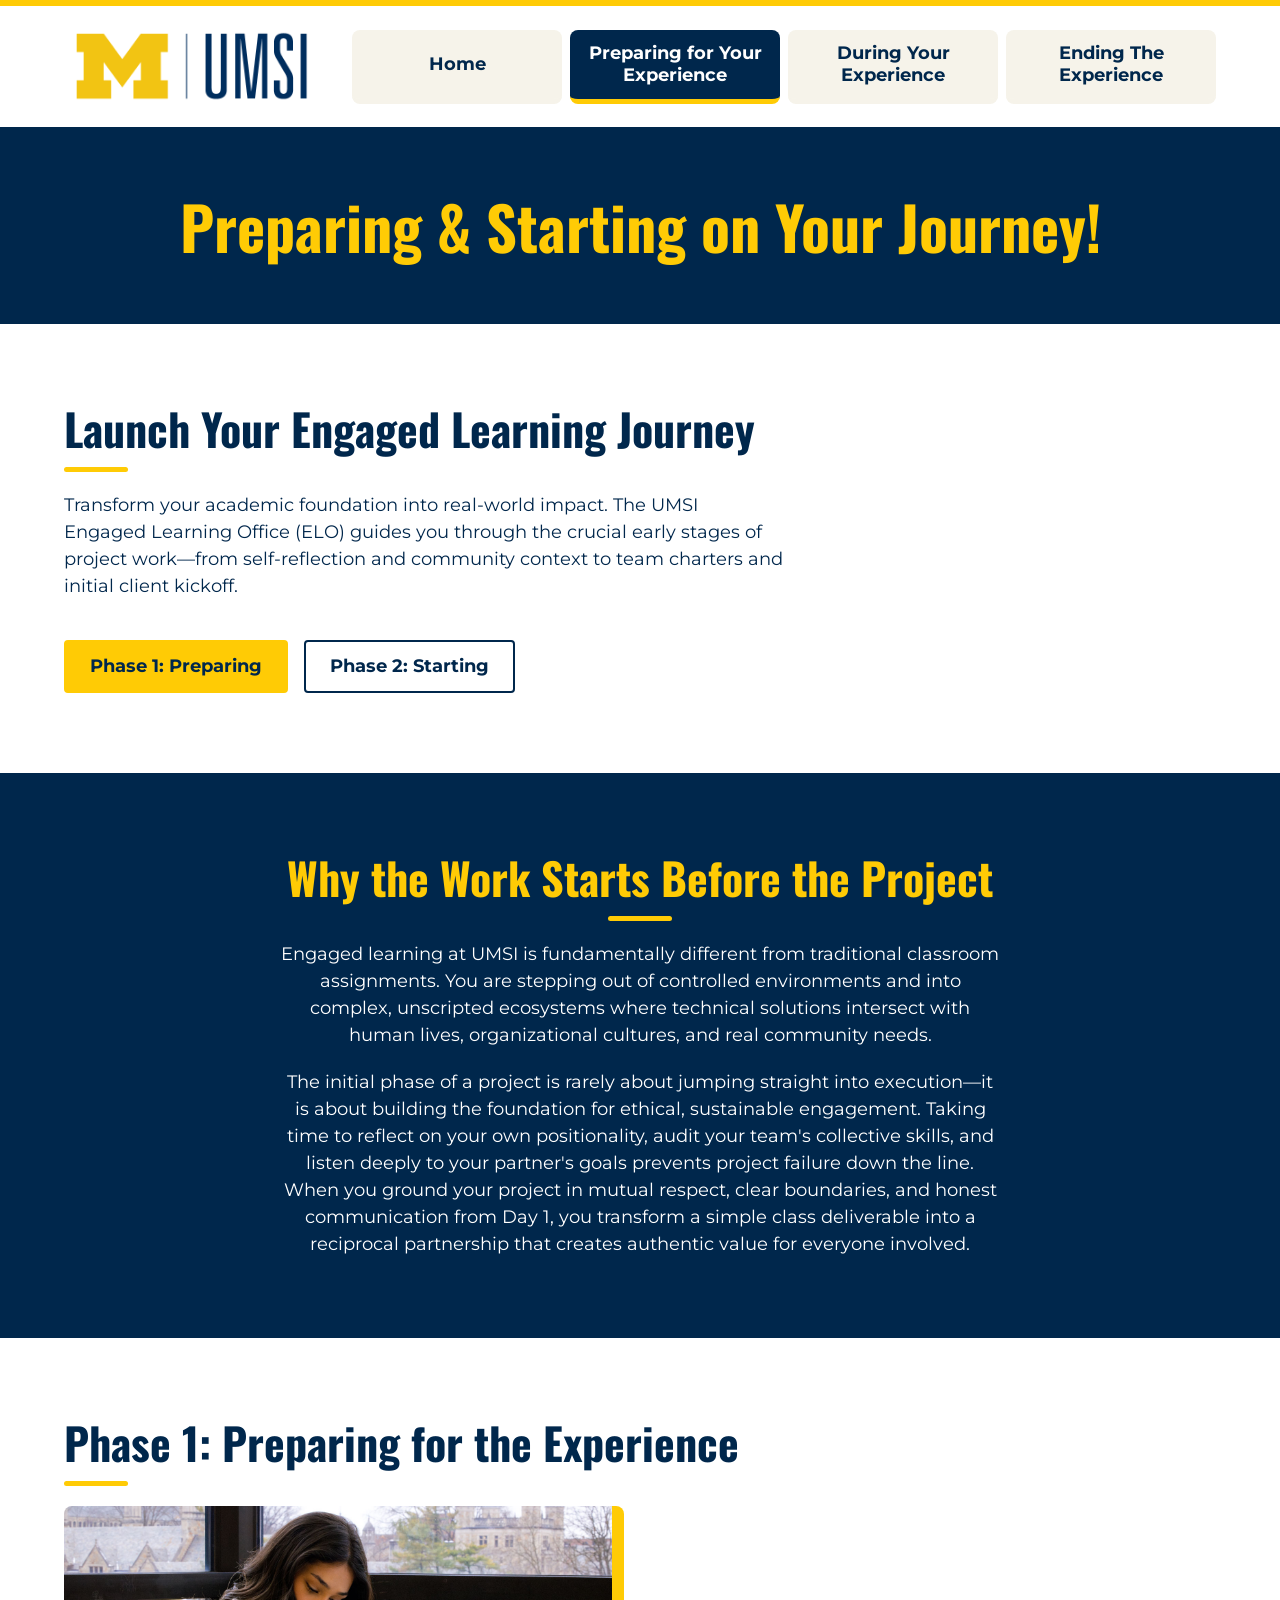
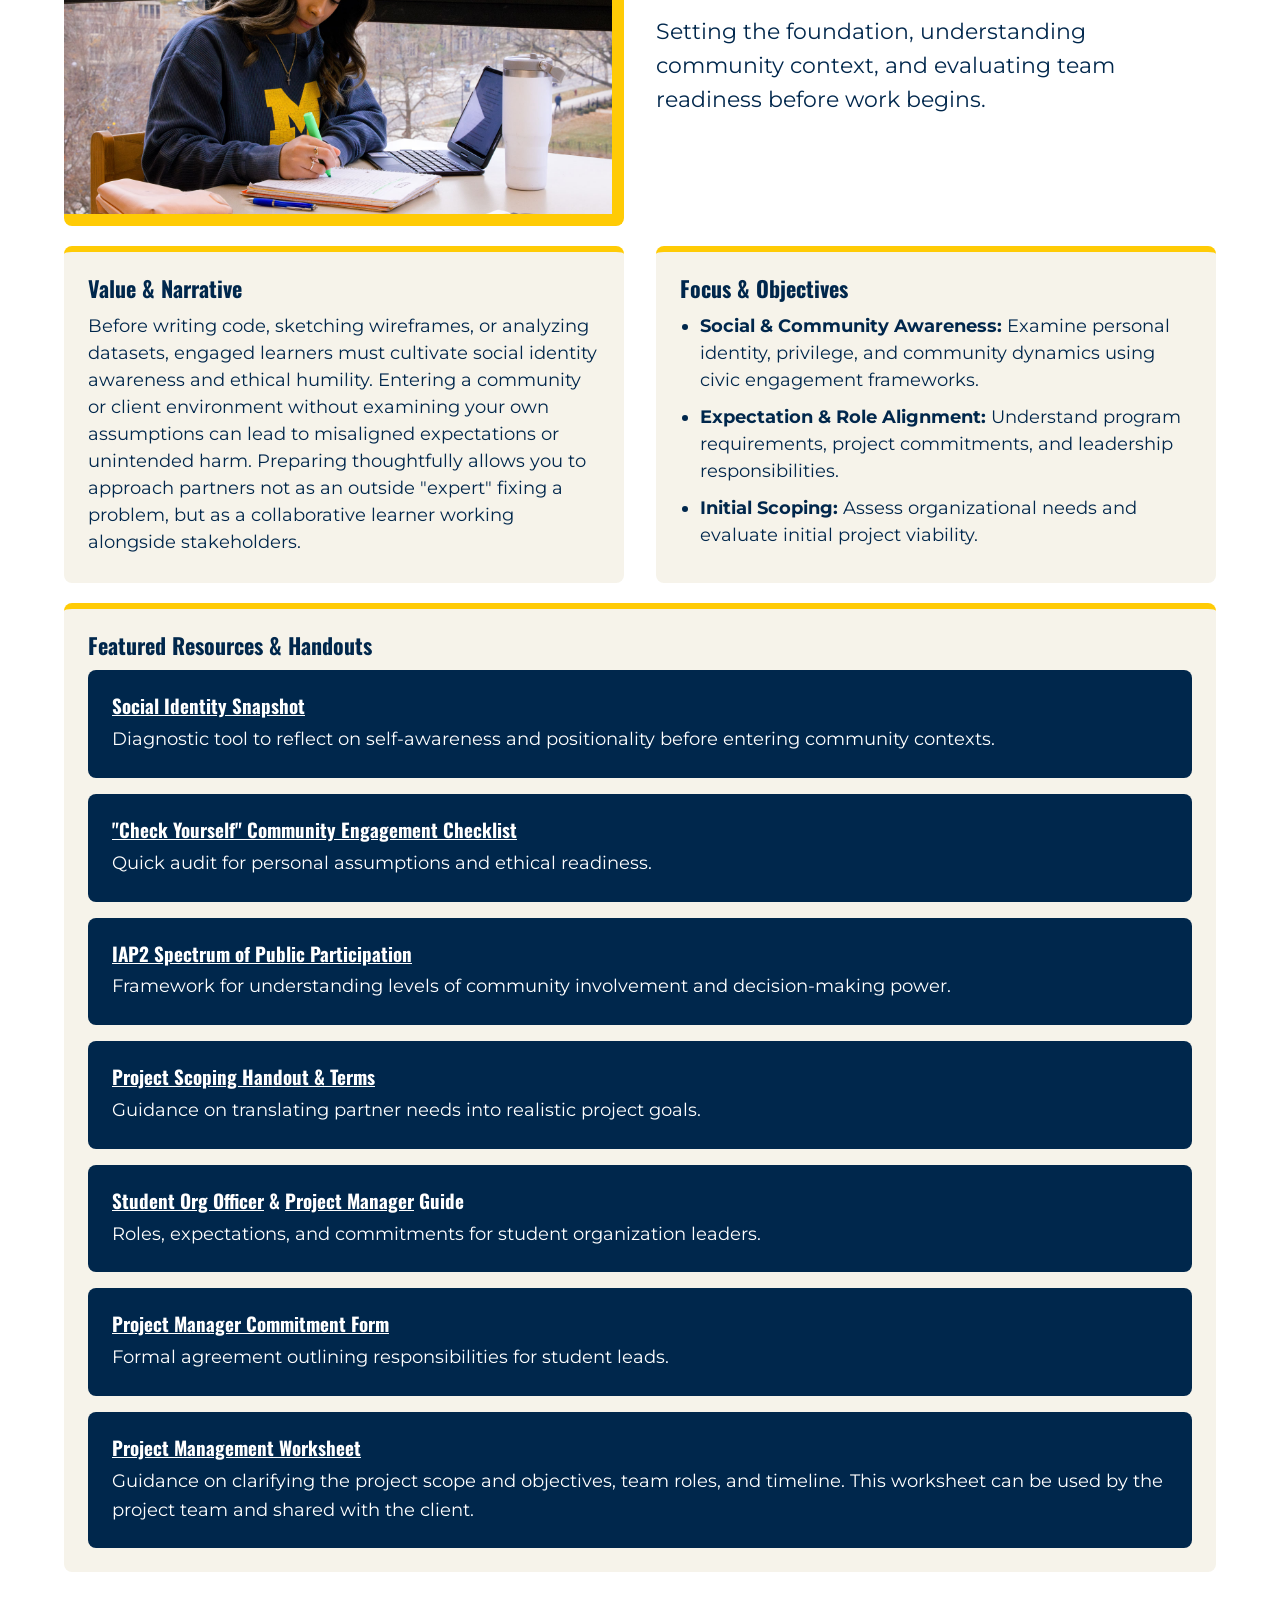
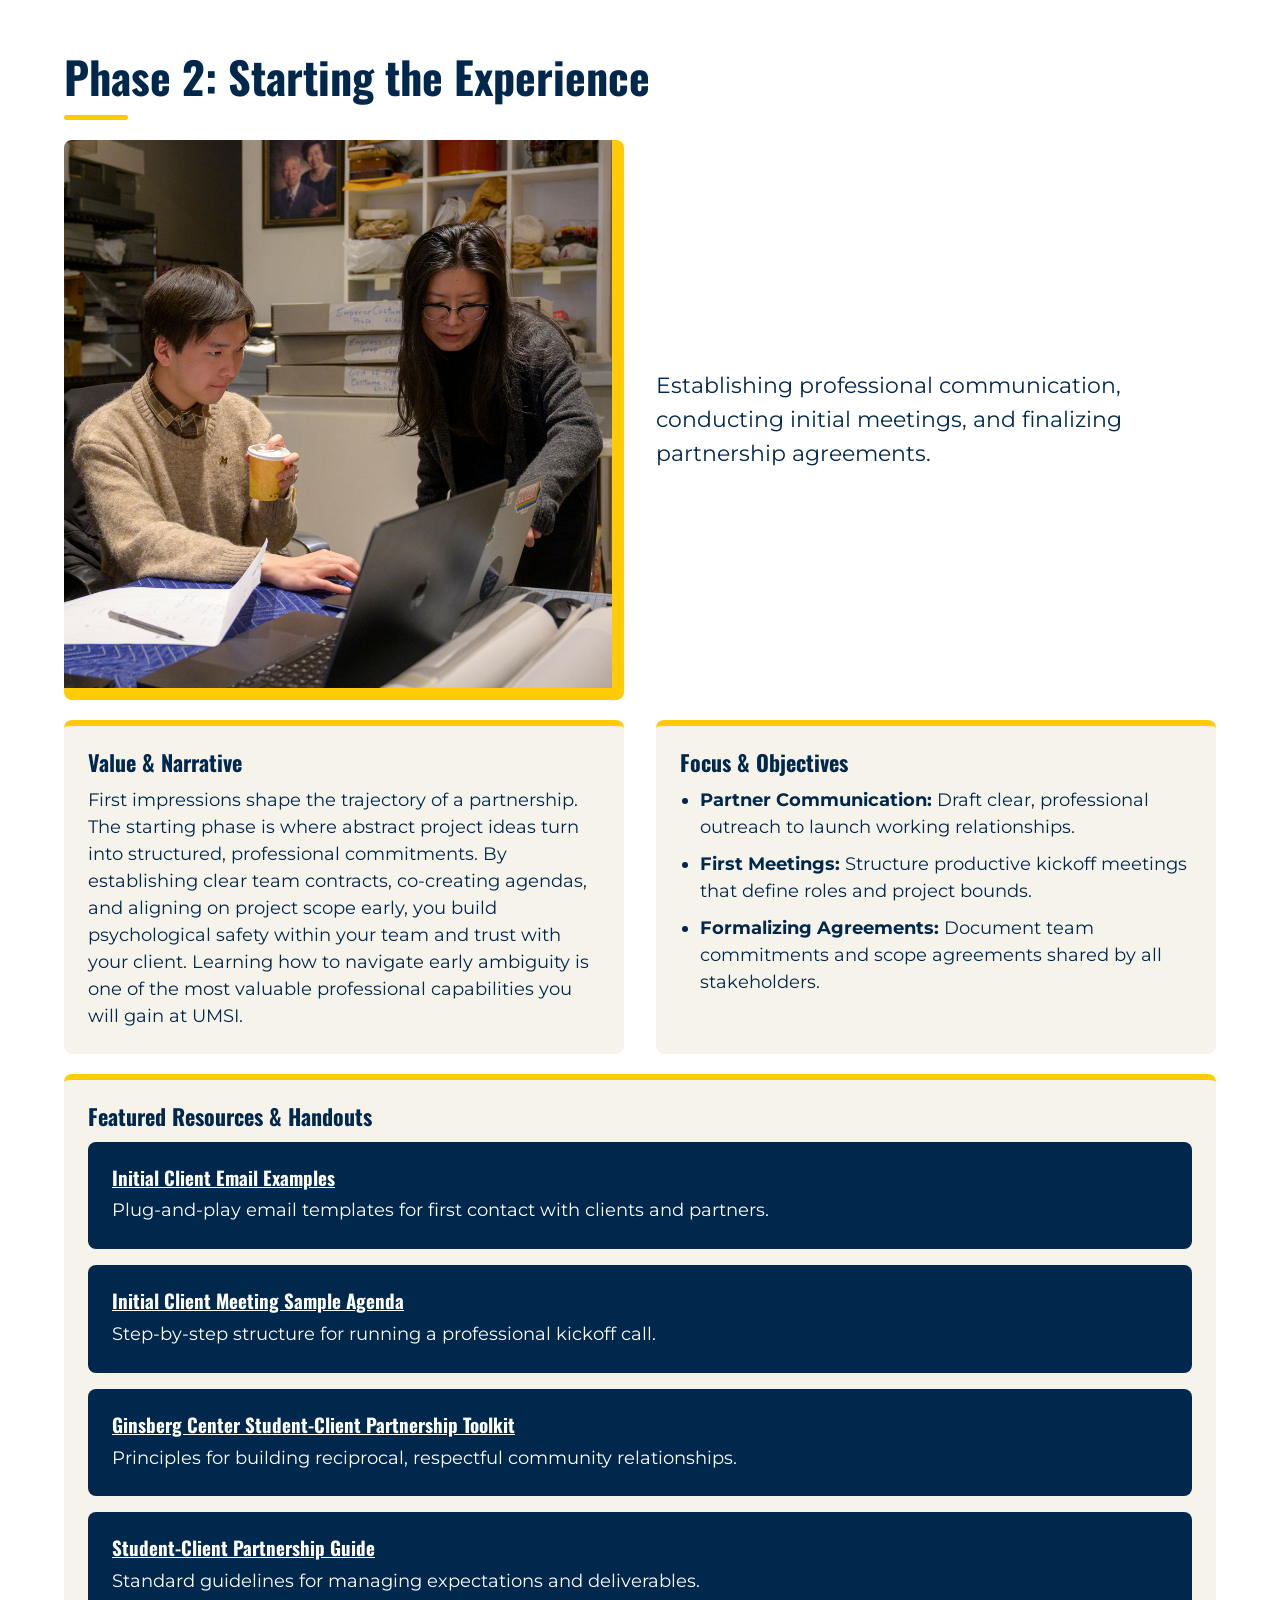
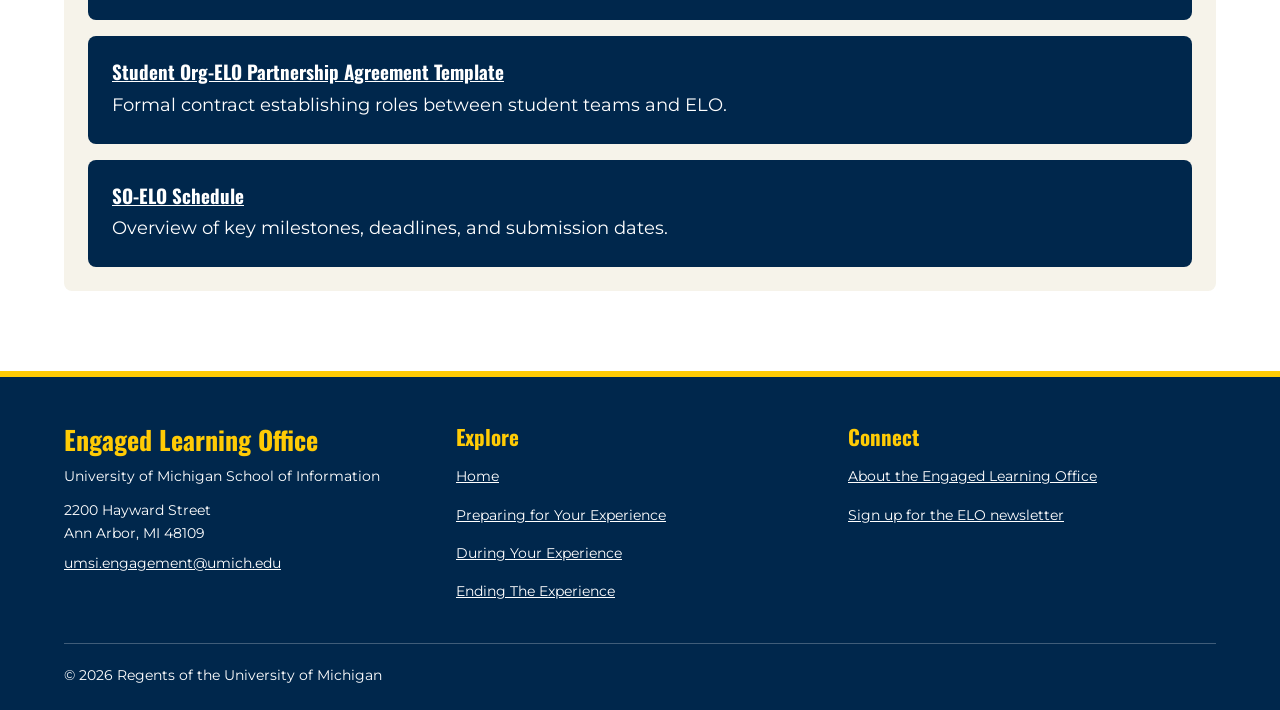
<file: prep.html>
<!DOCTYPE html>
<html lang="en">
<head>
    <meta charset="UTF-8">
    <meta name="viewport" content="width=device-width, initial-scale=1.0">
    <title>Prep | UMSI Engaged Learning Resources</title>
    <!-- Fonts from the U-M brand list: Montserrat (body) + Oswald (headings) -->
    <link rel="preconnect" href="https://fonts.googleapis.com">
    <link rel="preconnect" href="https://fonts.gstatic.com" crossorigin>
    <link href="https://fonts.googleapis.com/css2?family=Montserrat:wght@400;600;700&family=Oswald:wght@500;700&display=swap" rel="stylesheet">
    <!-- 1) reset css first, 2) my style css second -->
    <link rel="stylesheet" href="css/html5reset.css">
    <link rel="stylesheet" href="css/style.css">
</head>
<body>

    <header>

  <a class="skip" href="#main">Skip to Main Content</a>
        <img src="images/UMSI_signature_informal_maize-blue.png" alt="UMSI Logo">
        <nav>
            <ul>
                <li><a href = "index.html">Home</a></li>
                <li><a class="current" href="prep.html" aria-current="page">Preparing for Your Experience</a></li>
                <li><a href = "during.html">During Your Experience </a></li>
                <li><a href = "end.html">Ending The Experience</a></li>
            </ul>
        </nav>
    <h1>Preparing & Starting on Your Journey!</h1>
  </header>
<main id="main">


<section>
  <h2>Launch Your Engaged Learning Journey</h2>
  <p>Transform your academic foundation into real-world impact. The UMSI Engaged Learning Office (ELO) guides you through the crucial early stages of project work—from self-reflection and community context to team charters and initial client kickoff.</p>
</section>
<div class="cta-group">
  <a class="cta cta-primary" href="#preparing">Phase 1: Preparing</a>
  <a class="cta cta-secondary" href="#starting">Phase 2: Starting</a>
</div>
<section class="dark-band">
  <h2>Why the Work Starts Before the Project</h2>
  <p>Engaged learning at UMSI is fundamentally different from traditional classroom assignments. You are stepping out of controlled environments and into complex, unscripted ecosystems where technical solutions intersect with human lives, organizational cultures, and real community needs.</p>
  <p>The initial phase of a project is rarely about jumping straight into execution—it is about building the foundation for ethical, sustainable engagement. Taking time to reflect on your own positionality, audit your team's collective skills, and listen deeply to your partner's goals prevents project failure down the line. When you ground your project in mutual respect, clear boundaries, and honest communication from Day 1, you transform a simple class deliverable into a reciprocal partnership that creates authentic value for everyone involved.</p>
</section>

<section id="preparing" class="split">
  <h2>Phase 1: Preparing for the Experience</h2>
              <img
          src="images/MCOMMONS-StudyingForFallFinals2024-edit.jpg"
          alt="Student writing notes with open laptop at a table"
          width="600"
          height="400">
  <p>Setting the foundation, understanding community context, and evaluating team readiness before work begins.</p>

  <article>
    <h3>Value & Narrative</h3>
    <p>Before writing code, sketching wireframes, or analyzing datasets, engaged learners must cultivate social identity awareness and ethical humility. Entering a community or client environment without examining your own assumptions can lead to misaligned expectations or unintended harm. Preparing thoughtfully allows you to approach partners not as an outside "expert" fixing a problem, but as a collaborative learner working alongside stakeholders.</p>
  </article>

  <article>
    <h3>Focus & Objectives</h3>
    <ul>
      <li><strong>Social & Community Awareness:</strong> Examine personal identity, privilege, and community dynamics using civic engagement frameworks.</li>
      <li><strong>Expectation & Role Alignment:</strong> Understand program requirements, project commitments, and leadership responsibilities.</li>
      <li><strong>Initial Scoping:</strong> Assess organizational needs and evaluate initial project viability.</li>
    </ul>
  </article>

  <article class="resource-card wide">
    <h3>Featured Resources & Handouts</h3>
    <ul class="resource-list">
      <li>
        <div><a href="https://sites.lsa.umich.edu/equitable-teaching/social-identity-snapshot">Social Identity Snapshot</a></div>
        <div>Diagnostic tool to reflect on self-awareness and positionality before entering community contexts.</div>
      </li>
      <li>
        <div><a href="https://docs.google.com/document/d/1Qt9YeStVwDHjwJhOLAz42JSNQR2lFMurdUtxtdrGkuc/edit?tab=t.0#heading=h.ch0bvccjkrzn">"Check Yourself" Community Engagement Checklist</a></div>
        <div>Quick audit for personal assumptions and ethical readiness.</div>
      </li>
      <li>
        <div><a href="https://drive.google.com/file/d/1zc1RNlrDxV51-muOERdDTnINQcquJpOA/view?usp=sharing">IAP2 Spectrum of Public Participation</a></div>
        <div>Framework for understanding levels of community involvement and decision-making power.</div>
      </li>
      <li>
        <div><a href="https://docs.google.com/document/d/1TrEDolwmOIlXgYgAP9VvlOGoYOwFfe6KxzZOgZSVYVw/edit?usp=drive_link">Project Scoping Handout &amp; Terms</a></div>
        <div>Guidance on translating partner needs into realistic project goals.</div>
      </li>
      <li>
        <div><a href="https://docs.google.com/document/d/1AexsV_JeSd0kRUBbcifZpfBu6y6Zi8Y0iJScp1I3gkM/edit?usp=drive_link">Student Org Officer</a> &amp; <a href="https://docs.google.com/document/u/0/d/1uwOOS0TrXWzcSShj8DUFpckWo0t1UNu_Q7WVbZnLhX0/edit">Project Manager</a> Guide</div>
        <div>Roles, expectations, and commitments for student organization leaders.</div>
      </li>
      <li>
        <div><a href="https://docs.google.com/document/d/1U4lCNGyWKJ3C2i_VgFqAR45Z4zF1FehuthuqT-M2wdI/edit?usp=drive_link">Project Manager Commitment Form</a></div>
        <div>Formal agreement outlining responsibilities for student leads.</div>
      </li>
      <li>
        <div><a href="https://docs.google.com/document/d/1twc-7TYWmb_PNrOBiDI1NuJqJAuhluTICr22GRd_NLc/edit?usp=drive_link">Project Management Worksheet</a></div>
        <div>Guidance on clarifying the project scope and objectives, team roles, and timeline. This worksheet can be used by the project team and shared with the client.</div>
      </li>
    </ul>
  </article>
</section>

<section id="starting" class="split">
  <h2>Phase 2: Starting the Experience</h2>
              <img
          src="images/UMSI_ASBChineseAmericanwithClient_2026_0edit.jpg"
          alt="Student talking with client"
          width="500"
          height="400">
  <p>Establishing professional communication, conducting initial meetings, and finalizing partnership agreements.</p>

  <article>
    <h3>Value & Narrative</h3>
    <p>First impressions shape the trajectory of a partnership. The starting phase is where abstract project ideas turn into structured, professional commitments. By establishing clear team contracts, co-creating agendas, and aligning on project scope early, you build psychological safety within your team and trust with your client. Learning how to navigate early ambiguity is one of the most valuable professional capabilities you will gain at UMSI.</p>
  </article>

  <article>
    <h3>Focus & Objectives</h3>
    <ul>
      <li><strong>Partner Communication:</strong> Draft clear, professional outreach to launch working relationships.</li>
      <li><strong>First Meetings:</strong> Structure productive kickoff meetings that define roles and project bounds.</li>
      <li><strong>Formalizing Agreements:</strong> Document team commitments and scope agreements shared by all stakeholders.</li>
    </ul>
  </article>

  <article class="resource-card wide">
    <h3>Featured Resources & Handouts</h3>
    <ul class="resource-list">
      <li>
        <div><a href="https://docs.google.com/document/d/1fWFXwoW5fKX_Tctn97Gio5XZDwILNlqIOyKKE8Yk5J0/edit?usp=drive_link">Initial Client Email Examples</a></div>
        <div>Plug-and-play email templates for first contact with clients and partners.</div>
      </li>
      <li>
        <div><a href="https://docs.google.com/document/d/1ItXxYauAcPoaGMUZWuJsX-OLFfGmeBOWT7JNhoZxGyU/edit?usp=drive_link">Initial Client Meeting Sample Agenda</a></div>
        <div>Step-by-step structure for running a professional kickoff call.</div>
      </li>
      <li>
        <div><a href="https://ginsberg.umich.edu/article/campus-community-partnerships-toolkit">Ginsberg Center Student-Client Partnership Toolkit</a></div>
        <div>Principles for building reciprocal, respectful community relationships.</div>
      </li>
      <li>
        <div><a href="https://drive.google.com/file/d/12ealxkKCvOZajxK7doyUXu_k2LyKPUP2/view?usp=drive_link">Student-Client Partnership Guide</a></div>
        <div>Standard guidelines for managing expectations and deliverables.</div>
      </li>
      <li>
        <div><a href="https://docs.google.com/document/d/1y5Y2wc1ADz0n_ht26kPYlFK3Zm9i3UR_Z0OMWP3Q_xQ/edit?usp=drive_link">Student Org-ELO Partnership Agreement Template</a></div>
        <div>Formal contract establishing roles between student teams and ELO.</div>
      </li>
      <li>
        <div><a href="https://docs.google.com/spreadsheets/d/1YeK2WerSbhaU5hjEg9wxdXmzBx9lgRy2yHBKAH-SxiA/edit?gid=166831640#gid=166831640">SO-ELO Schedule</a></div>
        <div>Overview of key milestones, deadlines, and submission dates.</div>
      </li>
    </ul>
  </article>
</section>
<!-- Content taken & modified from UMGPT with the prompt, "for the same content write me some intro content and resources for a prep page using the ELO content below" - this was after I had asked for content for the home page. " UMGPT. (2026). UMGPT ( GPT-5.6 Sol September 7th version) [Large language model]. -->
</main>
<footer>
  <div>
    <p class="footer-name">Engaged Learning Office</p>
    <p>University of Michigan School of Information</p>
    <address>
      2200 Hayward Street<br>
      Ann Arbor, MI 48109<br>
      <a href="mailto:umsi.engagement@umich.edu">umsi.engagement@umich.edu</a>
    </address>
  </div>
  <div>
    <h2>Explore</h2>
    <ul>
      <li><a href="index.html">Home</a></li>
      <li><a href="prep.html">Preparing for Your Experience</a></li>
      <li><a href="during.html">During Your Experience</a></li>
      <li><a href="end.html">Ending The Experience</a></li>
    </ul>
  </div>
  <div>
    <h2>Connect</h2>
    <ul>
      <li><a href="https://www.si.umich.edu/programs/engaged-learning/about-engaged-learning-office">About the Engaged Learning Office</a></li>
      <li><a href="https://umsi.info/elo-newsletter">Sign up for the ELO newsletter</a></li>
    </ul>
  </div>
  <p>&copy; <span id="year">2026</span> Regents of the University of Michigan</p>
</footer>
<script src="footeryear.js"></script>
</body>

</html>
</file>
<file: css/style.css>
/*
   style.css: UMSI Engaged Learning Resources

   Content CSS Sections
   1.  Base text and links
   2.  Skip link
   3.  Header, logo and nav
   4.  Main page layout
   5.  Sections, feature boxes and split layouts
   6.  Images and video
   7.  Dark blue band
   8.  Cards
   9.  Buttons
   10. Table
   11. Footer
   12. Motion
   13. Media queries (768px, 1024px, 1240px)
   14. Reduced motion
   15. 404 Error


1. BASE TEXT AND LINKS */
body {
  font-family: "Montserrat", "Helvetica Neue", Arial, sans-serif;
  font-size: 16px;
  color: #00274c;
  background-color: #ffffff;
}

h1,
h2,
h3 {
  font-family: "Oswald", "Arial Narrow", Arial, sans-serif;
  font-weight: bold;
  line-height: 1.15;
}

h1 {
  font-size: 35px;
}

h2 {
  font-size: 29px;
}

h3 {
  font-size: 22px;
}

/* Links stay underlined, so they never rely on color alone */
a {
  color: #2f65a7;
}

/* Hover and keyboard focus */
a:hover,
a:focus {
  color: #00274c;
  background-color: #ffcb05;
}

/* Visible focus ring for keyboard users */
a:focus {
  outline: 3px solid #00274c;
  outline-offset: 3px;
}

/* Links to external resources */
.resource-list a:focus,
.photo-card a:focus,
footer a:focus {
  outline: 3px solid #ffcb05;
}


/* 2. SKIP LINK */
.skip {
  position: absolute;
  top: 10px;
  left: -1000px;
  z-index: 100;
  padding: 12px 20px;
  font-weight: bold;
  color: #00274c;
  text-decoration: none;
  background-color: #ffcb05;
  border: 3px solid #00274c;
  border-radius: 8px;
}

.skip:focus {
  left: 10px;
}


/* 3. HEADER, LOGO AND NAV */
header {
  position: relative;
  display: flex;
  flex-wrap: wrap;
  align-items: center;
  padding: 16px 0px 0px;
  border-top: 6px solid #ffcb05;
}

header img {
  width: 192px;
  margin: 0px 20px 16px;
}

nav {
  flex: 1 1 100%;
  margin: 0px 20px 16px;
}

/* Horizontal nav bar */
nav ul {
  display: flex;
  flex-wrap: wrap;
  gap: 8px;
  padding: 0px;
  list-style-type: none;
}

nav li {
  display: flex;
  flex: 1 1 40%;
}

nav a {
  display: flex;
  flex-grow: 1;
  align-items: center;
  justify-content: center;
  padding: 12px;
  font-weight: bold;
  line-height: 1.25;
  text-align: center;
  color: #00274c;
  text-decoration: none;
  background-color: #f6f3ea;
  border-bottom: 5px solid #f6f3ea;
  border-radius: 8px;
}

nav a:hover,
nav a:focus {
  color: #00274c;
  text-decoration: underline;
  background-color: #fff4cc;
  border-bottom: 5px solid #ffcb05;
}


nav a.current {
  color: #ffffff;
  background-color: #00274c;
  border-bottom: 5px solid #ffcb05;
}

nav a.current:hover {
  text-decoration: none;
}


header h1,
header h2 {
  flex: 1 1 100%;
  padding: 40px 20px;
  text-align: center;
  color: #ffcb05;
  background-color: #00274c;
}


header h1 + h2 {
  margin: -24px 0px 0px;
  padding: 0px 20px 40px;
  font-family: "Montserrat", "Helvetica Neue", Arial, sans-serif;
  font-size: 19px;
  color: #ffffff;
}


/* 4. MAIN PAGE LAYOUT */
main {
  display: grid;
  row-gap: 40px;
  padding: 40px 20px;
}

main > * {
  width: 100%;
  max-width: 1152px;
  margin: 0px auto;
}

main > .dark-band {
  width: auto;
  max-width: none;
  margin: 0px -20px;
}


/* 5. SECTIONS, FEATURE BOXES AND SPLIT LAYOUTS */
section,
aside {
  display: grid;
  row-gap: 20px;
}

section > h2::after,
aside > h2::after {
  content: "";
  display: block;
  width: 64px;
  height: 5px;
  margin: 12px 0px 0px;
  background-color: #ffcb05;
  border-radius: 16px;
}

section > p,
aside > p {
  max-width: 720px;
}

main li {
  margin-bottom: 10px;
}

.features {
  display: grid;
  grid-template-columns: 1fr;
  gap: 16px;
  padding: 16px;
  list-style-type: none;
  background-color: #00274c;
  border-radius: 8px;
}

.features li {
  margin: 0px;
  padding: 20px;
  line-height: 1.55;
  color: #ffffff;
  background-color: #16385c;
  border-top: 5px solid #ffcb05;
  border-radius: 8px;
}


.features strong {
  display: block;
  margin-bottom: 8px;
  font-family: "Oswald", "Arial Narrow", Arial, sans-serif;
  font-size: 19px;
  line-height: 1.2;
  color: #ffcb05;
}

/* Hover */
.features li:hover {
  color: #00274c;
  background-color: #ffcb05;
  transform: scale(1.02);
}

.features li:hover strong {
  color: #00274c;
}

.split,
.track {
  grid-template-columns: 1fr;
}

.track {
  align-items: center;
}

/* Headings */
.split > h2,
.split > ul,
.track > ul,
.wide {
  grid-column: 1 / -1;
}

.split > p {
  align-self: center;
  font-size: 19px;
  line-height: 1.55;
}


/* 6. IMAGES AND VIDEO
iframes */
.split > iframe {
  border: 0px;
}

.split > img,
.split > iframe,
.track > img,
.banner {
  width: 100%;
  border-right: 12px solid #ffcb05;
  border-bottom: 12px solid #ffcb05;
  border-radius: 8px;
}

.split > iframe {
  height: 50vw;
}

.banner {
  height: 200px;
  object-fit: cover;
}
/* 7. DARK-BAND */
.dark-band {
  padding: 40px 20px;
  text-align: center;
  color: #ffffff;
  background-color: #00274c;
}

.dark-band h2 {
  color: #ffcb05;
}

.dark-band h2,
.dark-band p {
  width: 100%;
  max-width: 720px;
  margin: 0px auto;
}

.dark-band h2::after {
  margin: 12px auto 0px;
}


/* 8. CARDS */
.cards {
  display: grid;
  grid-template-columns: 1fr;
  gap: 24px;
  padding: 0px;
  list-style-type: none;
}

/* Only the list items that hold a card (not the lists inside of the cards) */
.cards > li {
  display: grid; /* the article fills the list item, so cards in a row will match heights */
  margin: 0px;
}

/* Content cards (every article) */
article {
  display: flex;
  flex-direction: column;
  gap: 12px;
  padding: 24px;
  color: #00274c;
  background-color: #f6f3ea;
  border-top: 6px solid #ffcb05;
  border-radius: 8px;
}

article h3 {
  font-size: 19px;
}

article ul {
  padding: 0px 0px 0px 20px;
  list-style-type: disc;
}

/* Hover */
article:hover {
  background-color: #fff4cc;
  transform: scale(1.02);
  box-shadow: 0px 6px 16px rgba(0, 39, 76, 0.2);
}

/* The table card and the card holding the resource bars stay still */
.table-card:hover,
.resource-card:hover {
  background-color: #f6f3ea;
  transform: none;
  box-shadow: none;
}

/* Button cards */
.button-card p {
  flex-grow: 1;
}

.button-card a {
  align-self: flex-start;
  padding: 14px 20px;
  font-weight: bold;
  line-height: 1.25;
  color: #ffffff;
  text-decoration: none;
  background-color: #00274c;
  border-bottom: 5px solid #ffcb05;
  border-radius: 4px;
}

.button-card:hover a,
.button-card a:focus {
  color: #00274c;
  background-color: #ffcb05;
  border-bottom: 5px solid #00274c;
}

/* Photo cards */
.photo-card {
  color: #ffffff;
  background-color: #00274c;
  border-top: 0px;
}

.photo-card img {
  width: 100%;
  border-radius: 8px;
}

.photo-card h3 a {
  color: #ffcb05;
}

/* Photo card - focus */
.photo-card a:focus {
  color: #00274c;
}

.photo-card:hover {
  color: #00274c;
  background-color: #ffcb05;
}

.photo-card:hover h3 a {
  color: #00274c;
}

/* Resource bars */
.resource-list {
  display: grid;
  gap: 16px;
  padding: 0px;
  list-style-type: none;
}

.resource-list li {
  margin: 0px;
  padding: 24px;
  color: #ffffff;
  background-color: #00274c;
  border-radius: 8px;
}

/* 1st child: the title */
.resource-list div:first-child {
  font-family: "Oswald", "Arial Narrow", Arial, sans-serif;
  font-size: 19px;
  font-weight: bold;
  line-height: 1.2;
}

/* 2nd child: the description */
.resource-list div:last-child {
  margin: 8px 0px 0px;
  line-height: 1.6;
}

.resource-list a {
  color: #ffffff;
}

.resource-list a:hover,
.resource-list a:focus {
  color: #00274c;
}

.resource-list li:hover {
  background-color: #16385c;
}


/* 9. BUTTONS  */
.cta-group {
  display: flex;
  flex-wrap: wrap;
  gap: 16px;
}

/* Pull the button row up toward the section above it (negative margin) */
main > .cta-group {
  margin: -20px auto 0px;
}

.cta {
  padding: 14px 24px;
  font-weight: bold;
  line-height: 1.2;
  color: #00274c;
  text-decoration: none;
  background-color: #ffcb05;
  border: 2px solid #ffcb05;
  border-radius: 4px;
}

.cta-secondary {
  background-color: #ffffff;
  border: 2px solid #00274c;
}

.cta:hover,
.cta:focus {
  color: #ffffff;
  background-color: #00274c;
  border: 2px solid #00274c;
}


/* 10. TABLE */
.table-card {
  padding: 24px 0px 8px;
  overflow: auto;
}

.table-card h3 {
  padding: 0px 24px;
}

table {
  width: 100%;
  font-size: 13px;
  background-color: #ffffff;
}

caption {
  padding: 0px 24px 16px;
  text-align: left;
}

th,
td {
  padding: 6px;
  text-align: left;
  border-bottom: 1px solid rgba(0, 39, 76, 0.15);
}

thead th {
  font-family: "Oswald", "Arial Narrow", Arial, sans-serif;
  font-size: 16px;
  font-weight: normal;
  color: #ffcb05;
  background-color: #00274c;
}

tbody tr:nth-child(even) {
  background-color: #f6f3ea;
}

tbody tr:hover {
  background-color: #fff4cc;
}

/* The first column reads like a label */
tbody td:first-child {
  font-weight: bold;
}

thead th:nth-child(2),
tbody td:nth-child(2) {
  width: 32%;
}


/* 11. FOOTER */
footer {
  display: grid;
  grid-template-columns: 1fr;
  row-gap: 32px;
  column-gap: 24px;
  padding: 40px 20px 24px;
  font-size: 14px;
  line-height: 1.6;
  color: #ffffff;
  background-color: #00274c;
  border-top: 6px solid #ffcb05;
}

footer .footer-name {
  margin-bottom: 10px;
  font-family: "Oswald", "Arial Narrow", Arial, sans-serif;
  font-size: 26px;
  font-weight: bold;
  line-height: 1.15;
  color: #ffcb05;
}

footer h2 {
  margin-bottom: 8px;
  font-size: 21px;
  color: #ffcb05;
}

footer ul {
  padding: 0px;
  list-style-type: none;
}

address {
  margin: 12px 0px 0px;
  font-style: normal;
}

footer a {
  display: inline-block;
  padding: 8px 0px;
  color: #ffffff;
}

footer > p:last-child {
  grid-column: 1 / -1;
  padding: 20px 0px 0px;
  font-size: 14px;
  border-top: 1px solid rgba(255, 255, 255, 0.25);
}


/* 12. MOTION */
a,
.resource-list li {
  transition: background-color 0.3s ease 0s;
}

/* Cards and feature boxes will move smoothly */
article,
.features li {
  transition: transform 0.3s ease 0s;
}

@keyframes fadeIn {
  from {
    opacity: 0;
  }

  to {
    opacity: 1;
  }
}

/* Photos and cards fade in when the page(s) loads on the website */
.cards > li,
.split > img,
.track > img,
.banner {
  animation-name: fadeIn;
  animation-duration: 0.8s;
}


/* 13. MEDIA QUERIES */

/* Tablet and Desktop */
@media screen and (min-width: 768px) {
  h1 {
    font-size: 48px;
  }

  h2 {
    font-size: 36px;
  }

  h3 {
    font-size: 26px;
  }

  header img {
    width: 256px;
    margin: 0px 32px 16px;
  }

  nav {
    margin: 0px 32px 16px;
  }

  /* All 4 nav links in one row */
  nav li {
    flex: 1 1 20%;
  }

  main {
    row-gap: 56px;
    padding: 56px 32px;
  }

  main > .dark-band {
    margin: 0px -32px;
  }

  .dark-band {
    padding: 56px 32px;
  }

  .features {
    grid-template-columns: 1fr 1fr;
    padding: 24px;
  }


  .split,
  .track {
    grid-template-columns: 1fr 1fr;
    column-gap: 32px;
  }

  /* The video is now about half the screen wide, so a quarter is about right in size */
  .split > iframe {
    height: 25vw;
  }

  .cards {
    grid-template-columns: 1fr 1fr;
  }

  .cards-3 {
    grid-template-columns: 1fr 1fr 1fr;
  }

  .banner {
    height: 300px;
  }

  table {
    font-size: 15px;
  }

  th,
  td {
    padding: 12px;
  }

  footer {
    grid-template-columns: 1fr 1fr;
    padding: 48px 32px 24px;
  }
}

/* Laptop and up */
@media screen and (min-width: 1024px) {
  body {
    font-size: 18px;
  }

  h1 {
    font-size: 60px;
  }

  h2 {
    font-size: 44px;
  }

  h3 {
    font-size: 30px;
  }

  article h3 {
    font-size: 22px;
  }

  /* Logo and nav side by side: the nav no longer takes a full line */
  header img {
    margin: 0px 0px 16px 32px;
  }

  nav {
    flex: 1 1 500px;
    margin: 0px 32px 16px;
  }

  /* A taller title band */
  header h1 {
    padding: 64px 32px;
  }

  header h1 + h2 {
    margin: -48px 0px 0px;
    padding: 0px 32px 64px;
  }

  main {
    row-gap: 80px;
    padding: 80px 32px;
  }

  .dark-band {
    padding: 80px 32px;
  }

  main > .cta-group {
    margin: -40px auto 0px;
  }

  .features {
    grid-template-columns: 1fr 1fr 1fr 1fr;
    padding: 32px;
  }

  .split > p {
    font-size: 22px;
  }

  .cards {
    grid-template-columns: 1fr 1fr 1fr;
  }

  footer {
    grid-template-columns: 1fr 1fr 1fr;
  }
}

/* Wide screens */
@media screen and (min-width: 1240px) {
  header {
    justify-content: center;
  }

  header img {
    margin: 0px 0px 16px;
  }

  nav {
    flex: 0 1 864px;
    margin: 0px 0px 16px 32px;
  }

  .split > iframe {
    height: 315px;
  }

  footer {
    grid-template-columns: 368px 368px 368px;
    justify-content: center; 
  }
}


/* 14. REDUCED MOTION */
@media (prefers-reduced-motion: reduce) {
  a,
  .resource-list li,
  article,
  .features li {
    transition: none;
  }

  .cards > li,
  .split > img,
  .track > img,
  .banner {
    animation: none;
  }

  article:hover,
  .features li:hover {
    transform: none;
  }
}
/* 15. 404 PAGE */
.error-code {
  display: block;
  font-size: 96px;
  line-height: 1;
}

/* Bigger 404 on tablet and desktop */
@media screen and (min-width: 768px) {
  .error-code {
    font-size: 144px;
  }
}
</file>
